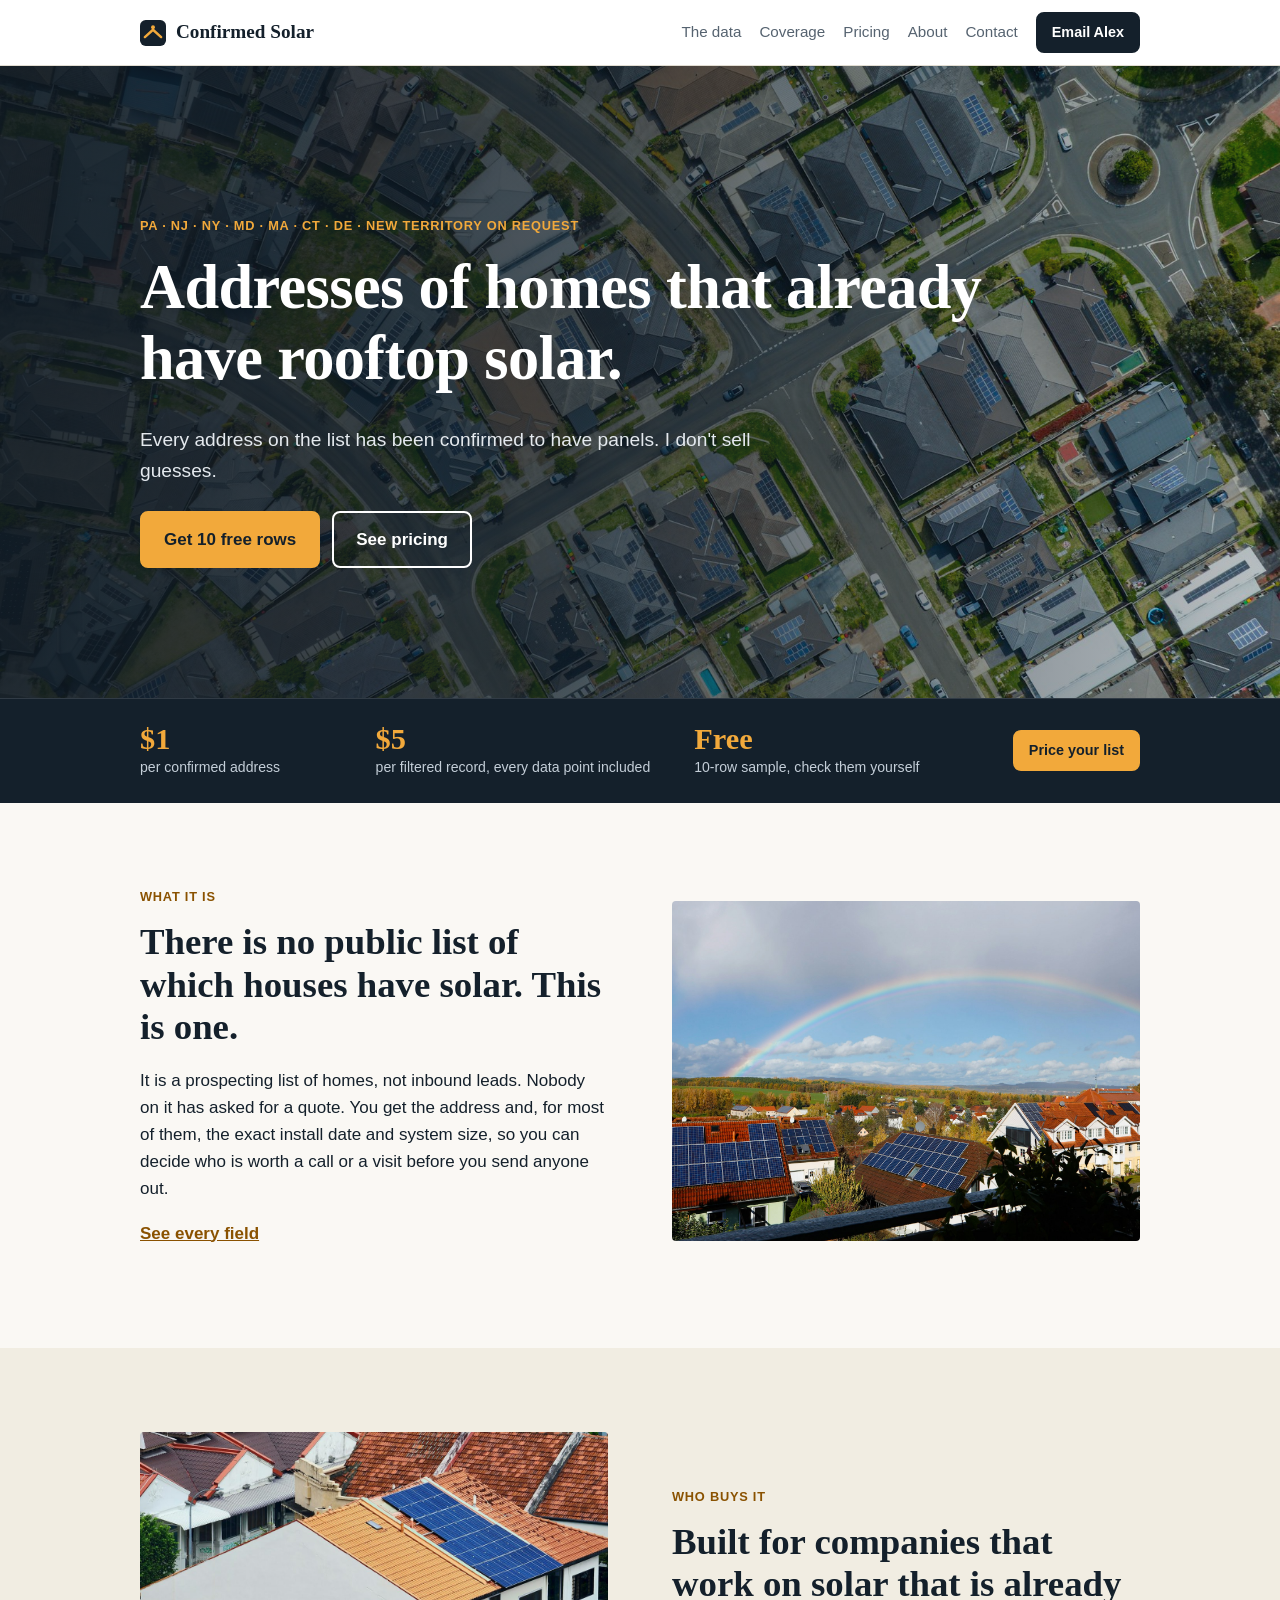
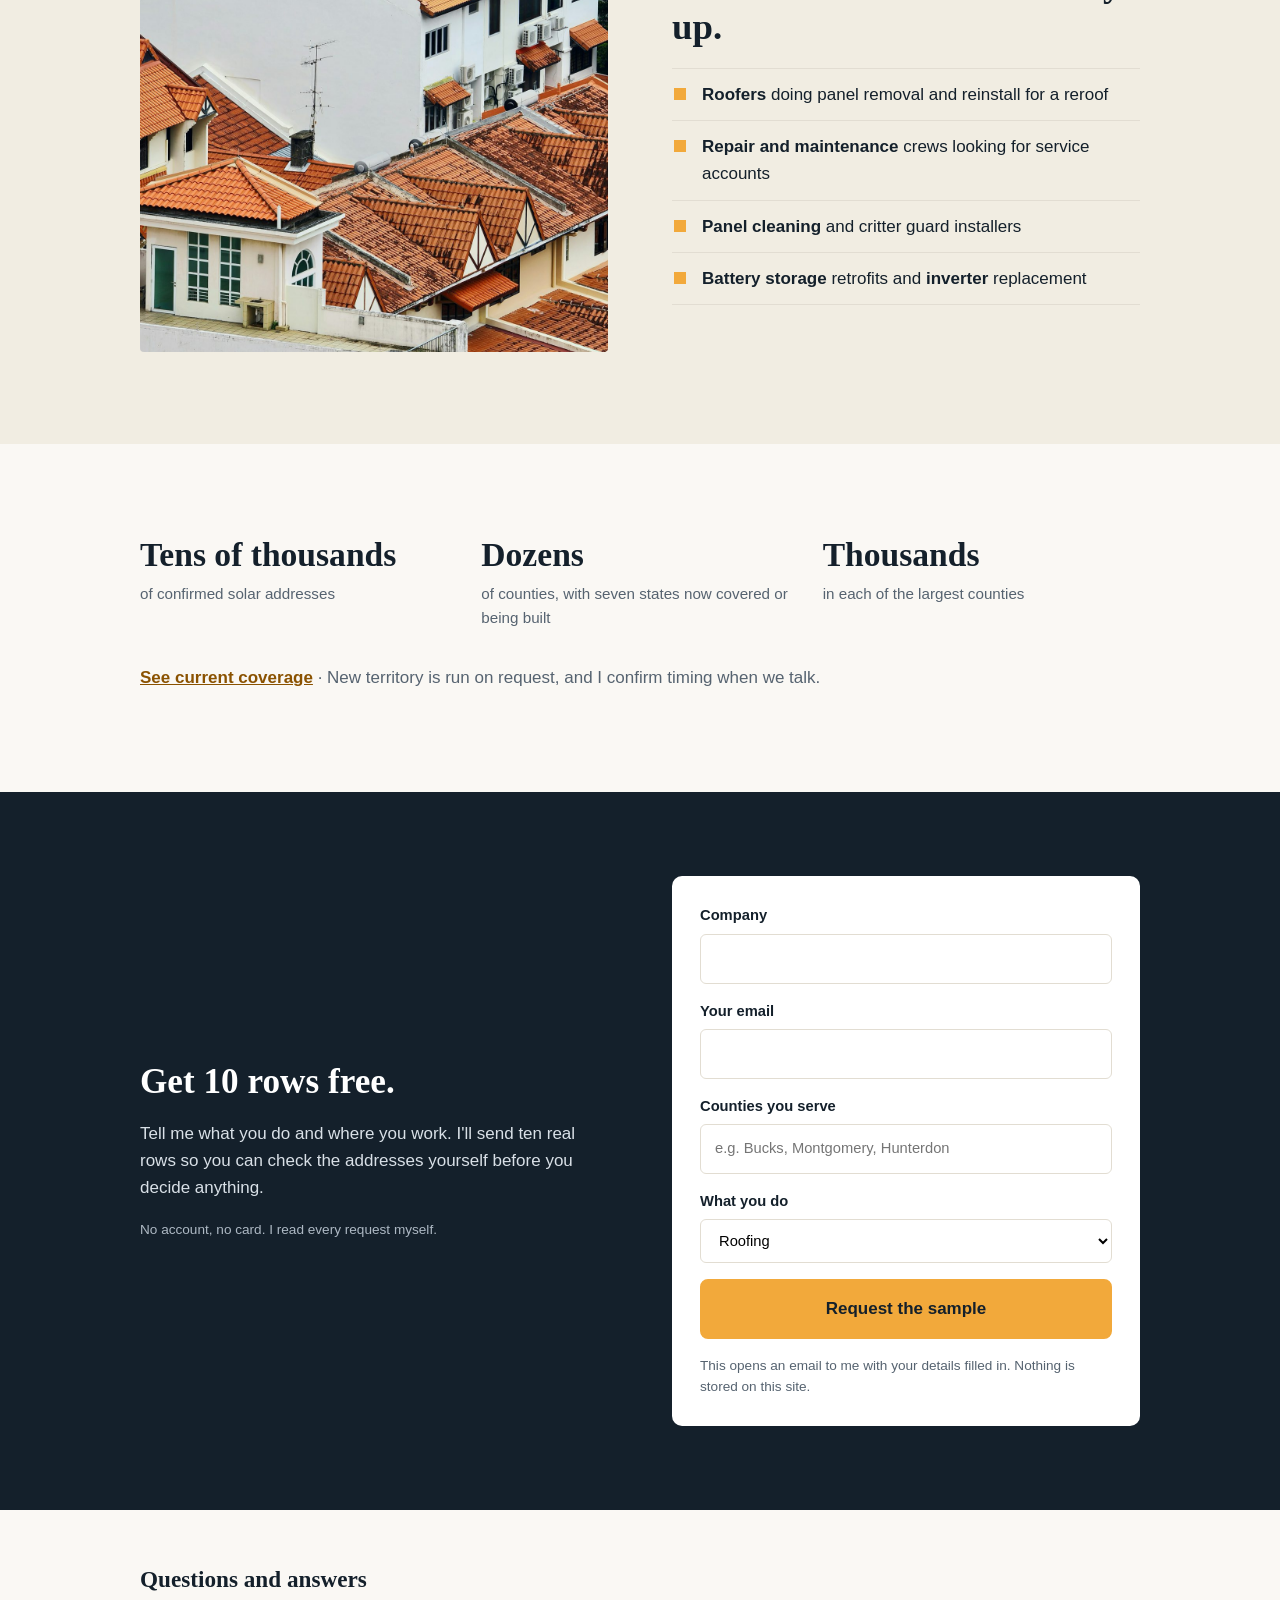
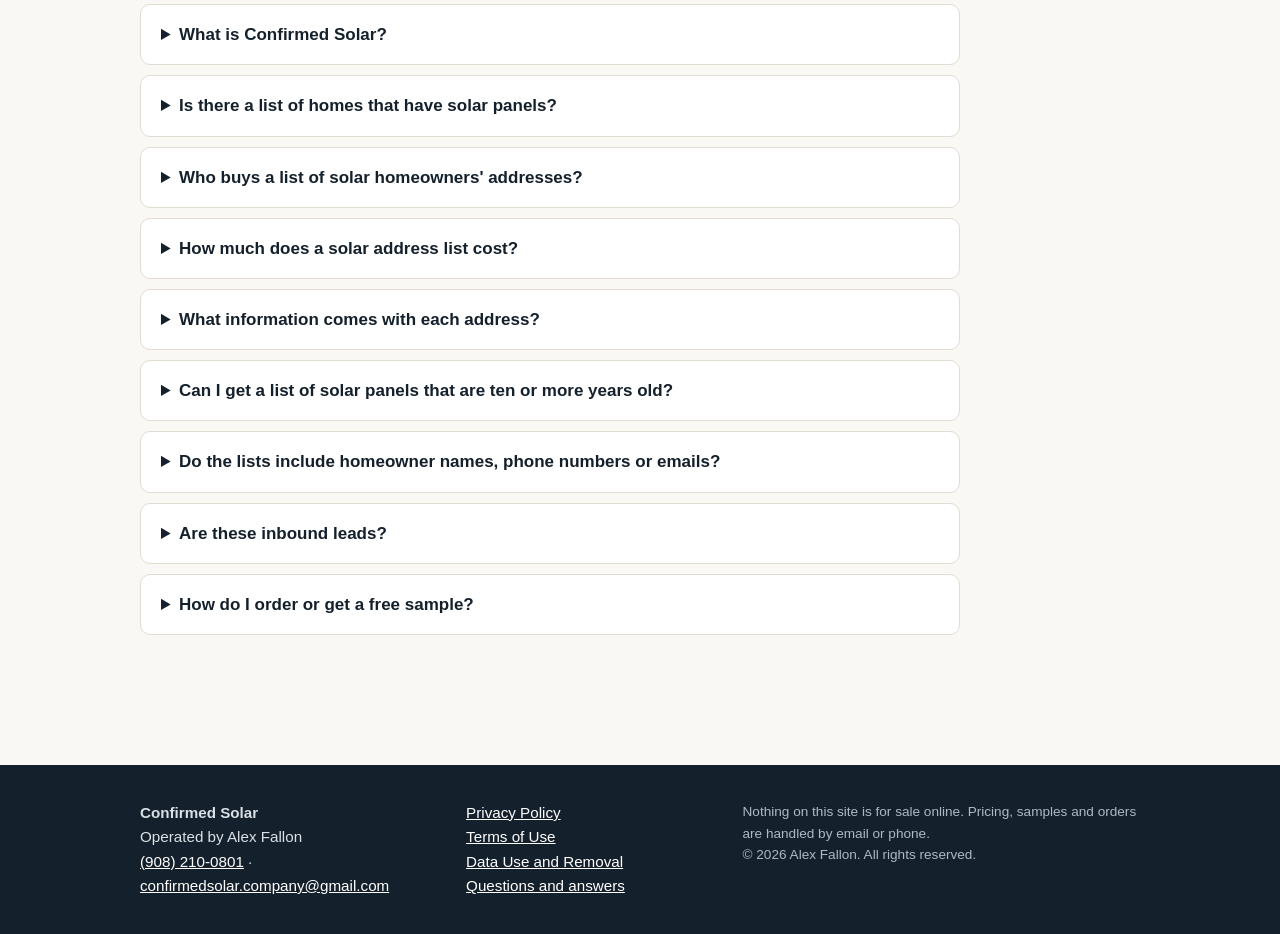
<file: index.html>
<!doctype html>
<html lang="en">
<head>
<meta charset="utf-8">
<meta name="viewport" content="width=device-width, initial-scale=1">
<title>Confirmed Solar | Lists of homes with rooftop solar panels in PA and NJ</title>
<meta name="description" content="Buy confirmed addresses of homes with rooftop solar panels in Pennsylvania and New Jersey, with install date and system size for most. $1 per address, free 10-row sample. For roofers, solar repair, cleaning and critter guard companies.">
<link rel="icon" href="favicon.svg" type="image/svg+xml">
<link rel="stylesheet" href="styles.css">
<!-- aio -->
<link rel="canonical" href="https://confirmedsolar.com/">
<meta property="og:type" content="website">
<meta property="og:site_name" content="Confirmed Solar">
<meta property="og:title" content="Confirmed Solar | Lists of homes with rooftop solar panels in PA and NJ">
<meta property="og:description" content="Buy confirmed addresses of homes with rooftop solar panels in Pennsylvania and New Jersey, with install date and system size for most. $1 per address, free 10-row sample. For roofers, solar repair, cleaning and critter guard companies.">
<meta property="og:url" content="https://confirmedsolar.com/">
<meta property="og:image" content="https://confirmedsolar.com/img/suburb.jpg">
<meta name="twitter:card" content="summary_large_image">
<script type="application/ld+json">
{
 "@context": "https://schema.org",
 "@graph": [
  {
   "@type": "Organization",
   "@id": "https://confirmedsolar.com/#org",
   "name": "Confirmed Solar",
   "url": "https://confirmedsolar.com/",
   "logo": "https://confirmedsolar.com/favicon.svg",
   "email": "confirmedsolar.company@gmail.com",
   "telephone": "+1-908-210-0801",
   "description": "Confirmed Solar sells verified addresses of homes that already have rooftop solar panels, for companies that service existing solar systems.",
   "founder": {
    "@type": "Person",
    "@id": "https://confirmedsolar.com/#alex",
    "name": "Alex Fallon",
    "alumniOf": "Gettysburg College"
   },
   "areaServed": [
    {
     "@type": "State",
     "name": "Pennsylvania"
    },
    {
     "@type": "State",
     "name": "New Jersey"
    },
    {
     "@type": "State",
     "name": "New York"
    },
    {
     "@type": "State",
     "name": "Maryland"
    },
    {
     "@type": "State",
     "name": "Massachusetts"
    },
    {
     "@type": "State",
     "name": "Connecticut"
    },
    {
     "@type": "State",
     "name": "Delaware"
    }
   ],
   "contactPoint": {
    "@type": "ContactPoint",
    "contactType": "sales",
    "email": "confirmedsolar.company@gmail.com",
    "telephone": "+1-908-210-0801",
    "areaServed": "US",
    "availableLanguage": "English"
   },
   "knowsAbout": [
    "rooftop solar",
    "solar panel installations",
    "solar lead lists",
    "solar maintenance prospecting"
   ]
  },
  {
   "@type": "WebSite",
   "@id": "https://confirmedsolar.com/#site",
   "url": "https://confirmedsolar.com/",
   "name": "Confirmed Solar",
   "publisher": {
    "@id": "https://confirmedsolar.com/#org"
   }
  },
  {
   "@type": "FAQPage",
   "@id": "https://confirmedsolar.com/#faq",
   "mainEntity": [
    {
     "@type": "Question",
     "name": "What is Confirmed Solar?",
     "acceptedAnswer": {
      "@type": "Answer",
      "text": "Confirmed Solar sells lists of addresses of homes that already have rooftop solar panels. Every address has been confirmed to have panels by at least two independent sources, such as public solar registry records, aerial photos and building permits. It is run by Alex Fallon."
     }
    },
    {
     "@type": "Question",
     "name": "Is there a list of homes that have solar panels?",
     "acceptedAnswer": {
      "@type": "Answer",
      "text": "There is no free public list that names which houses have solar. Confirmed Solar builds one county by county and sells it. New Jersey and Pennsylvania are available now; New York, Maryland, Massachusetts, Connecticut and Delaware are being built."
     }
    },
    {
     "@type": "Question",
     "name": "Who buys a list of solar homeowners' addresses?",
     "acceptedAnswer": {
      "@type": "Answer",
      "text": "Companies that work on solar that is already installed: roofers who remove and reinstall panels for a reroof, solar repair and maintenance crews, panel cleaning and critter guard installers, battery storage installers and inverter replacement companies."
     }
    },
    {
     "@type": "Question",
     "name": "How much does a solar address list cost?",
     "acceptedAnswer": {
      "@type": "Answer",
      "text": "$1 per confirmed address. Filtered records, such as homes with systems ten years old or more, are $5 each and include every data point available for the home. Bulk discounts apply, and a 10-row sample is free."
     }
    },
    {
     "@type": "Question",
     "name": "What information comes with each address?",
     "acceptedAnswer": {
      "@type": "Answer",
      "text": "Every record has the street address, city, ZIP, county, state and how it was confirmed. Most records also have the exact install month and year and the system size in kW. Some have panel type, roof complexity, coordinates and parcel ID."
     }
    },
    {
     "@type": "Question",
     "name": "Can I get a list of solar panels that are ten or more years old?",
     "acceptedAnswer": {
      "@type": "Answer",
      "text": "Yes. Most records carry the exact install month and year, so a list can be cut to systems installed before any year you choose. Ask for a count in your counties first."
     }
    },
    {
     "@type": "Question",
     "name": "Do the lists include homeowner names, phone numbers or emails?",
     "acceptedAnswer": {
      "@type": "Answer",
      "text": "No. The standard lists are property information only: address, install details and confirmation. Roof age is also not included, because no public source records it."
     }
    },
    {
     "@type": "Question",
     "name": "Are these inbound leads?",
     "acceptedAnswer": {
      "@type": "Answer",
      "text": "No. It is a prospecting list. Nobody on it has asked for a quote. You decide who is worth a mailer, a call or a visit."
     }
    },
    {
     "@type": "Question",
     "name": "How do I order or get a free sample?",
     "acceptedAnswer": {
      "@type": "Answer",
      "text": "Email confirmedsolar.company@gmail.com or call (908) 210-0801 with your company, what you do and the counties you serve. Alex sends 10 free rows to check, then a quote. Lists are delivered as Excel or CSV after you return the order form and pay the invoice."
     }
    }
   ]
  }
 ]
}
</script>
<!-- /aio -->
</head>
<body>
<a class="skip" href="#main">Skip to content</a>
<header class="site">
  <div class="wrap bar">
    <a class="brand" href="index.html"><svg width="26" height="26" viewBox="0 0 32 32" aria-hidden="true"><rect width="32" height="32" rx="7" fill="#14202b"/><path d="M6 21l10-9 10 9" fill="none" stroke="#f2a93b" stroke-width="3" stroke-linecap="round" stroke-linejoin="round"/><circle cx="16" cy="9" r="2.4" fill="#f2a93b"/></svg>Confirmed Solar</a>
    <nav aria-label="Main"><a href="data.html">The data</a><a href="coverage.html">Coverage</a><a href="pricing.html">Pricing</a><a href="about.html">About</a><a href="contact.html">Contact</a><a class="btn small" href="mailto:confirmedsolar.company@gmail.com?subject=Question%20about%20Confirmed%20Solar&body=">Email Alex</a></nav>
  </div>
</header>
<main id="main">

<section class="hero2">
  <div class="wrap">
    <p class="eyebrow">PA &middot; NJ &middot; NY &middot; MD &middot; MA &middot; CT &middot; DE &middot; New territory on request</p>
    <h1>Addresses of homes that already have rooftop solar.</h1>
    <p class="lead">Every address on the list has been confirmed to have panels. I don't sell guesses.</p>
    <div class="cta">
      <a class="btn amber" href="#sample">Get 10 free rows</a>
      <a class="btn ghost" href="pricing.html">See pricing</a>
    </div>
  </div>
</section>

<section class="pricestrip" aria-label="Pricing">
  <div class="wrap ps">
    <div><span class="num">$1</span><span class="cap">per confirmed address</span></div>
    <div><span class="num">$5</span><span class="cap">per filtered record, every data point included</span></div>
    <div><span class="num">Free</span><span class="cap">10-row sample, check them yourself</span></div>
    <a class="btn small amber" href="pricing.html">Price your list</a>
  </div>
</section>

<section class="band">
  <div class="wrap split">
    <div class="txt">
      <p class="eyebrow dk">What it is</p>
      <h2>There is no public list of which houses have solar. This is one.</h2>
      <p>It is a prospecting list of homes, not inbound leads. Nobody on it has asked for a quote. You get the address and, for most of them, the exact install date and system size, so you can decide who is worth a call or a visit before you send anyone out.</p>
      <p><a class="more" href="data.html">See every field</a></p>
    </div>
    <div class="pic"><img src="img/suburb.jpg" alt="Suburban rooftops with solar panels under a rainbow" loading="lazy"></div>
  </div>
</section>

<section class="band alt">
  <div class="wrap split flip">
    <div class="txt">
      <p class="eyebrow dk">Who buys it</p>
      <h2>Built for companies that work on solar that is already up.</h2>
      <ul class="ticks">
        <li><b>Roofers</b> doing panel removal and reinstall for a reroof</li>
        <li><b>Repair and maintenance</b> crews looking for service accounts</li>
        <li><b>Panel cleaning</b> and critter guard installers</li>
        <li><b>Battery storage</b> retrofits and <b>inverter</b> replacement</li>
      </ul>
    </div>
    <div class="pic tall"><img src="img/rooftops.jpg" alt="Rooftops with a solar array on one house" loading="lazy"></div>
  </div>
</section>

<section class="band">
  <div class="wrap three">
    <div><span class="big">Tens of thousands</span><span class="cap">of confirmed solar addresses</span></div>
    <div><span class="big">Dozens</span><span class="cap">of counties, with seven states now covered or being built</span></div>
    <div><span class="big">Thousands</span><span class="cap">in each of the largest counties</span></div>
  </div>
  <div class="wrap"><p class="mid"><a class="more" href="coverage.html">See current coverage</a> &middot; New territory is run on request, and I confirm timing when we talk.</p></div>
</section>

<section class="sample" id="sample">
  <div class="wrap split">
    <div class="txt">
      <h2>Get 10 rows free.</h2>
      <p>Tell me what you do and where you work. I'll send ten real rows so you can check the addresses yourself before you decide anything.</p>
      <p class="fine2">No account, no card. I read every request myself.</p>
    </div>
    <form class="form" id="f" action="#" onsubmit="return go(event)">
      <label>Company<input name="c" required autocomplete="organization"></label>
      <label>Your email<input name="e" type="email" required autocomplete="email"></label>
      <label>Counties you serve<input name="k" placeholder="e.g. Bucks, Montgomery, Hunterdon" required></label>
      <label>What you do
        <select name="s"><option>Roofing</option><option>Solar repair / maintenance</option><option>Panel cleaning</option><option>Critter guard</option><option>Battery storage</option><option>Inverter / electrical</option><option>Other</option></select>
      </label>
      <button class="btn amber" type="submit">Request the sample</button>
      <p class="fine2">This opens an email to me with your details filled in. Nothing is stored on this site.</p>
    </form>
  </div>
</section>
<script>
function go(ev){ev.preventDefault();var f=ev.target,v=function(n){return f.elements[n].value};
var b="Hi Alex,%0A%0AI would like the free 10-row sample.%0A%0ACompany: "+encodeURIComponent(v('c'))+"%0AEmail: "+encodeURIComponent(v('e'))+"%0ACounties: "+encodeURIComponent(v('k'))+"%0AWhat I do: "+encodeURIComponent(v('s'));
location.href="mailto:confirmedsolar.company@gmail.com?subject=Free%2010-row%20sample&body="+b;return false}
</script>



<section class="faq" id="faq">
  <div class="wrap">
    <h2>Questions and answers</h2>
    <details><summary>What is Confirmed Solar?</summary><p>Confirmed Solar sells lists of addresses of homes that already have rooftop solar panels. Every address has been confirmed to have panels by at least two independent sources, such as public solar registry records, aerial photos and building permits. It is run by Alex Fallon.</p></details>
    <details><summary>Is there a list of homes that have solar panels?</summary><p>There is no free public list that names which houses have solar. Confirmed Solar builds one county by county and sells it. New Jersey and Pennsylvania are available now; New York, Maryland, Massachusetts, Connecticut and Delaware are being built.</p></details>
    <details><summary>Who buys a list of solar homeowners' addresses?</summary><p>Companies that work on solar that is already installed: roofers who remove and reinstall panels for a reroof, solar repair and maintenance crews, panel cleaning and critter guard installers, battery storage installers and inverter replacement companies.</p></details>
    <details><summary>How much does a solar address list cost?</summary><p>$1 per confirmed address. Filtered records, such as homes with systems ten years old or more, are $5 each and include every data point available for the home. Bulk discounts apply, and a 10-row sample is free.</p></details>
    <details><summary>What information comes with each address?</summary><p>Every record has the street address, city, ZIP, county, state and how it was confirmed. Most records also have the exact install month and year and the system size in kW. Some have panel type, roof complexity, coordinates and parcel ID.</p></details>
    <details><summary>Can I get a list of solar panels that are ten or more years old?</summary><p>Yes. Most records carry the exact install month and year, so a list can be cut to systems installed before any year you choose. Ask for a count in your counties first.</p></details>
    <details><summary>Do the lists include homeowner names, phone numbers or emails?</summary><p>No. The standard lists are property information only: address, install details and confirmation. Roof age is also not included, because no public source records it.</p></details>
    <details><summary>Are these inbound leads?</summary><p>No. It is a prospecting list. Nobody on it has asked for a quote. You decide who is worth a mailer, a call or a visit.</p></details>
    <details><summary>How do I order or get a free sample?</summary><p>Email <a href="mailto:confirmedsolar.company@gmail.com">confirmedsolar.company@gmail.com</a> or call (908) 210-0801 with your company, what you do and the counties you serve. Alex sends 10 free rows to check, then a quote. Lists are delivered as Excel or CSV after you return the order form and pay the invoice.</p></details>
  </div>
</section>

<a class="stick" id="stick" href="#sample" hidden>Free 10 rows</a>
<script>(function(){var s=document.getElementById("stick"),m=document.getElementById("sample");function u(){var y=window.scrollY>700,r=m.getBoundingClientRect();s.hidden=!y||(r.top<window.innerHeight*0.8)}addEventListener("scroll",u,{passive:true});u()})()</script>

</main>
<footer class="site">
  <div class="wrap foot">
    <div>
      <strong>Confirmed Solar</strong><br>
      Operated by Alex Fallon<br>
      <a href="tel:+19082100801">(908) 210-0801</a> &middot; <a href="mailto:confirmedsolar.company@gmail.com">confirmedsolar.company@gmail.com</a>
    </div>
    <div>
      <a href="privacy.html">Privacy Policy</a><br>
      <a href="terms.html">Terms of Use</a><br>
      <a href="data-use.html">Data Use and Removal</a><br>
      <a href="index.html#faq">Questions and answers</a>
    </div>
    <div class="fine">Nothing on this site is for sale online. Pricing, samples and orders are handled by email or phone.<br>&copy; 2026 Alex Fallon. All rights reserved.</div>
  </div>
</footer>
</body>
</html>
</file>
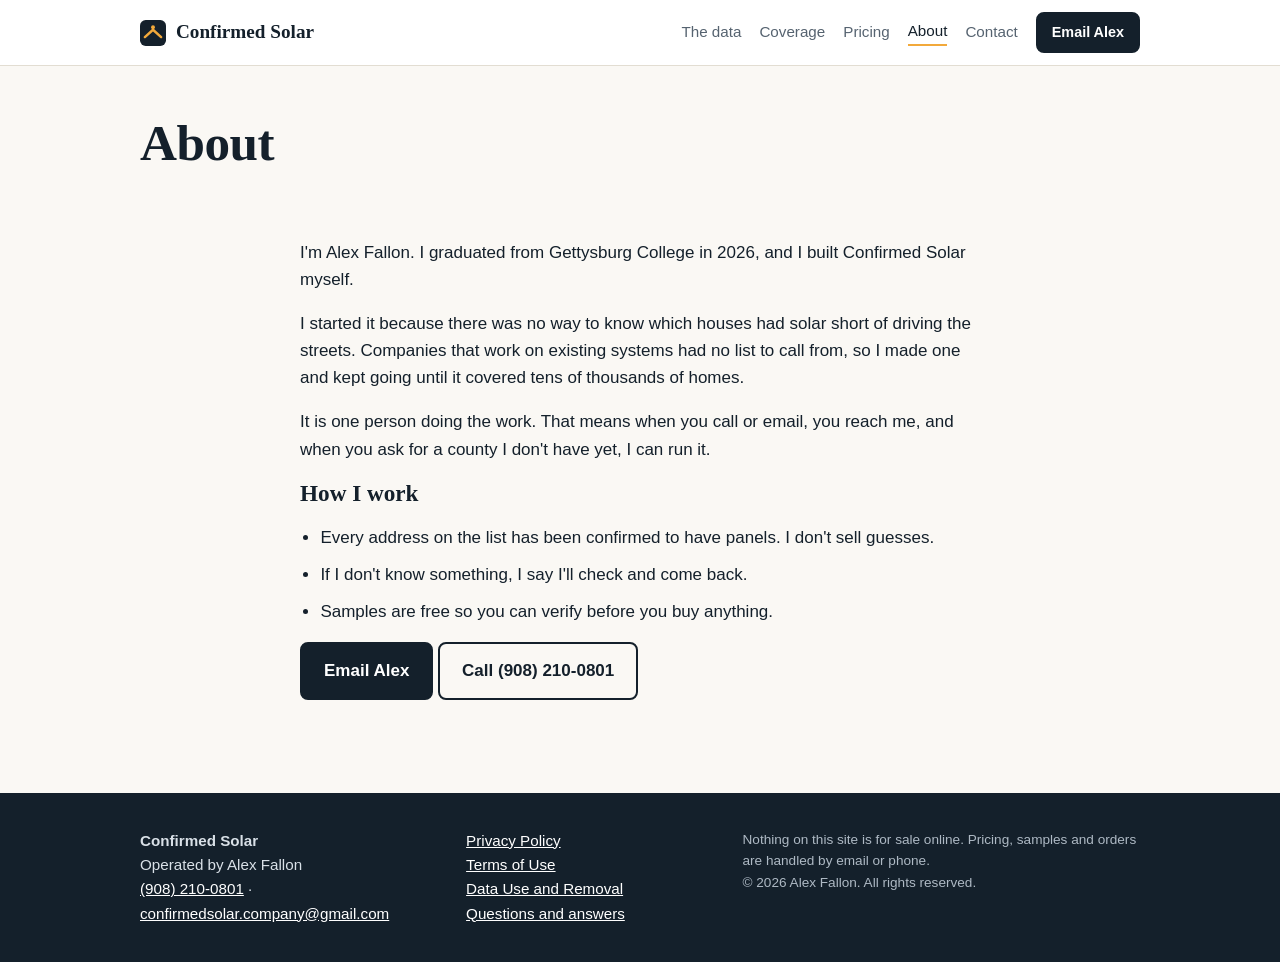
<file: about.html>
<!doctype html>
<html lang="en">
<head>
<meta charset="utf-8">
<meta name="viewport" content="width=device-width, initial-scale=1">
<title>About Alex Fallon and Confirmed Solar</title>
<meta name="description" content="Confirmed Solar is run by Alex Fallon, who built a confirmed list of homes with rooftop solar for companies that service existing solar systems.">
<link rel="icon" href="favicon.svg" type="image/svg+xml">
<link rel="stylesheet" href="styles.css">
<!-- aio -->
<link rel="canonical" href="https://confirmedsolar.com/about.html">
<meta property="og:type" content="website">
<meta property="og:site_name" content="Confirmed Solar">
<meta property="og:title" content="About Alex Fallon and Confirmed Solar">
<meta property="og:description" content="Confirmed Solar is run by Alex Fallon, who built a confirmed list of homes with rooftop solar for companies that service existing solar systems.">
<meta property="og:url" content="https://confirmedsolar.com/about.html">
<meta property="og:image" content="https://confirmedsolar.com/img/suburb.jpg">
<meta name="twitter:card" content="summary_large_image">
<script type="application/ld+json">
{
 "@context": "https://schema.org",
 "@graph": [
  {
   "@type": "Organization",
   "@id": "https://confirmedsolar.com/#org",
   "name": "Confirmed Solar",
   "url": "https://confirmedsolar.com/",
   "logo": "https://confirmedsolar.com/favicon.svg",
   "email": "confirmedsolar.company@gmail.com",
   "telephone": "+1-908-210-0801",
   "description": "Confirmed Solar sells verified addresses of homes that already have rooftop solar panels, for companies that service existing solar systems.",
   "founder": {
    "@type": "Person",
    "@id": "https://confirmedsolar.com/#alex",
    "name": "Alex Fallon",
    "alumniOf": "Gettysburg College"
   },
   "areaServed": [
    {
     "@type": "State",
     "name": "Pennsylvania"
    },
    {
     "@type": "State",
     "name": "New Jersey"
    },
    {
     "@type": "State",
     "name": "New York"
    },
    {
     "@type": "State",
     "name": "Maryland"
    },
    {
     "@type": "State",
     "name": "Massachusetts"
    },
    {
     "@type": "State",
     "name": "Connecticut"
    },
    {
     "@type": "State",
     "name": "Delaware"
    }
   ],
   "contactPoint": {
    "@type": "ContactPoint",
    "contactType": "sales",
    "email": "confirmedsolar.company@gmail.com",
    "telephone": "+1-908-210-0801",
    "areaServed": "US",
    "availableLanguage": "English"
   },
   "knowsAbout": [
    "rooftop solar",
    "solar panel installations",
    "solar lead lists",
    "solar maintenance prospecting"
   ]
  },
  {
   "@type": "BreadcrumbList",
   "itemListElement": [
    {
     "@type": "ListItem",
     "position": 1,
     "name": "Home",
     "item": "https://confirmedsolar.com/"
    },
    {
     "@type": "ListItem",
     "position": 2,
     "name": "About",
     "item": "https://confirmedsolar.com/about.html"
    }
   ]
  },
  {
   "@type": "AboutPage",
   "url": "https://confirmedsolar.com/about.html",
   "about": {
    "@id": "https://confirmedsolar.com/#org"
   },
   "mainEntity": {
    "@id": "https://confirmedsolar.com/#alex"
   }
  }
 ]
}
</script>
<!-- /aio -->
</head>
<body>
<a class="skip" href="#main">Skip to content</a>
<header class="site">
  <div class="wrap bar">
    <a class="brand" href="index.html"><svg width="26" height="26" viewBox="0 0 32 32" aria-hidden="true"><rect width="32" height="32" rx="7" fill="#14202b"/><path d="M6 21l10-9 10 9" fill="none" stroke="#f2a93b" stroke-width="3" stroke-linecap="round" stroke-linejoin="round"/><circle cx="16" cy="9" r="2.4" fill="#f2a93b"/></svg>Confirmed Solar</a>
    <nav aria-label="Main"><a href="data.html">The data</a><a href="coverage.html">Coverage</a><a href="pricing.html">Pricing</a><a href="about.html" aria-current="page">About</a><a href="contact.html">Contact</a><a class="btn small" href="mailto:confirmedsolar.company@gmail.com?subject=Question%20about%20Confirmed%20Solar&body=">Email Alex</a></nav>
  </div>
</header>
<main id="main">

<section class="wrap head"><h1>About</h1></section>
<section class="wrap block narrow">
  <p>I'm Alex Fallon. I graduated from Gettysburg College in 2026, and I built Confirmed Solar myself.</p>
  <p>I started it because there was no way to know which houses had solar short of driving the streets. Companies that work on existing systems had no list to call from, so I made one and kept going until it covered tens of thousands of homes.</p>
  <p>It is one person doing the work. That means when you call or email, you reach me, and when you ask for a county I don't have yet, I can run it.</p>
  <h2>How I work</h2>
  <ul class="plain">
    <li>Every address on the list has been confirmed to have panels. I don't sell guesses.</li>
    <li>If I don't know something, I say I'll check and come back.</li>
    <li>Samples are free so you can verify before you buy anything.</li>
  </ul>
  <p><a class="btn" href="mailto:confirmedsolar.company@gmail.com?subject=Question%20about%20Confirmed%20Solar&body=">Email Alex</a> <a class="btn ghost" href="tel:+19082100801">Call (908) 210-0801</a></p>
</section>

</main>
<footer class="site">
  <div class="wrap foot">
    <div>
      <strong>Confirmed Solar</strong><br>
      Operated by Alex Fallon<br>
      <a href="tel:+19082100801">(908) 210-0801</a> &middot; <a href="mailto:confirmedsolar.company@gmail.com">confirmedsolar.company@gmail.com</a>
    </div>
    <div>
      <a href="privacy.html">Privacy Policy</a><br>
      <a href="terms.html">Terms of Use</a><br>
      <a href="data-use.html">Data Use and Removal</a><br>
      <a href="index.html#faq">Questions and answers</a>
    </div>
    <div class="fine">Nothing on this site is for sale online. Pricing, samples and orders are handled by email or phone.<br>&copy; 2026 Alex Fallon. All rights reserved.</div>
  </div>
</footer>
</body>
</html>
</file>
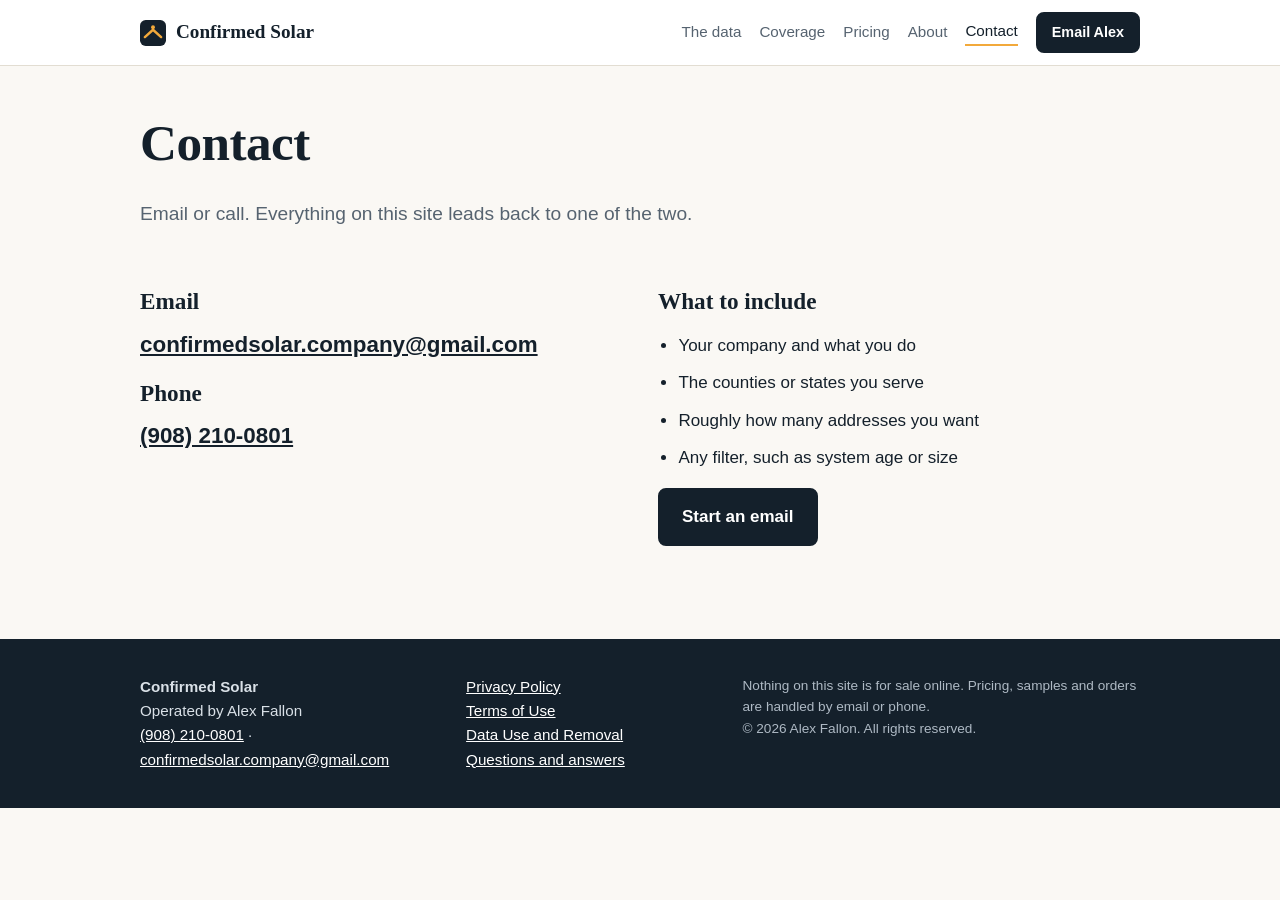
<file: contact.html>
<!doctype html>
<html lang="en">
<head>
<meta charset="utf-8">
<meta name="viewport" content="width=device-width, initial-scale=1">
<title>Contact Confirmed Solar | confirmedsolar.company@gmail.com</title>
<meta name="description" content="Email confirmedsolar.company@gmail.com or call (908) 210-0801 for a free 10-row sample or a quote on confirmed solar addresses.">
<link rel="icon" href="favicon.svg" type="image/svg+xml">
<link rel="stylesheet" href="styles.css">
<!-- aio -->
<link rel="canonical" href="https://confirmedsolar.com/contact.html">
<meta property="og:type" content="website">
<meta property="og:site_name" content="Confirmed Solar">
<meta property="og:title" content="Contact Confirmed Solar | confirmedsolar.company@gmail.com">
<meta property="og:description" content="Email confirmedsolar.company@gmail.com or call (908) 210-0801 for a free 10-row sample or a quote on confirmed solar addresses.">
<meta property="og:url" content="https://confirmedsolar.com/contact.html">
<meta property="og:image" content="https://confirmedsolar.com/img/suburb.jpg">
<meta name="twitter:card" content="summary_large_image">
<script type="application/ld+json">
{
 "@context": "https://schema.org",
 "@graph": [
  {
   "@type": "Organization",
   "@id": "https://confirmedsolar.com/#org",
   "name": "Confirmed Solar",
   "url": "https://confirmedsolar.com/",
   "logo": "https://confirmedsolar.com/favicon.svg",
   "email": "confirmedsolar.company@gmail.com",
   "telephone": "+1-908-210-0801",
   "description": "Confirmed Solar sells verified addresses of homes that already have rooftop solar panels, for companies that service existing solar systems.",
   "founder": {
    "@type": "Person",
    "@id": "https://confirmedsolar.com/#alex",
    "name": "Alex Fallon",
    "alumniOf": "Gettysburg College"
   },
   "areaServed": [
    {
     "@type": "State",
     "name": "Pennsylvania"
    },
    {
     "@type": "State",
     "name": "New Jersey"
    },
    {
     "@type": "State",
     "name": "New York"
    },
    {
     "@type": "State",
     "name": "Maryland"
    },
    {
     "@type": "State",
     "name": "Massachusetts"
    },
    {
     "@type": "State",
     "name": "Connecticut"
    },
    {
     "@type": "State",
     "name": "Delaware"
    }
   ],
   "contactPoint": {
    "@type": "ContactPoint",
    "contactType": "sales",
    "email": "confirmedsolar.company@gmail.com",
    "telephone": "+1-908-210-0801",
    "areaServed": "US",
    "availableLanguage": "English"
   },
   "knowsAbout": [
    "rooftop solar",
    "solar panel installations",
    "solar lead lists",
    "solar maintenance prospecting"
   ]
  },
  {
   "@type": "BreadcrumbList",
   "itemListElement": [
    {
     "@type": "ListItem",
     "position": 1,
     "name": "Home",
     "item": "https://confirmedsolar.com/"
    },
    {
     "@type": "ListItem",
     "position": 2,
     "name": "Contact",
     "item": "https://confirmedsolar.com/contact.html"
    }
   ]
  },
  {
   "@type": "ContactPage",
   "url": "https://confirmedsolar.com/contact.html",
   "about": {
    "@id": "https://confirmedsolar.com/#org"
   }
  }
 ]
}
</script>
<!-- /aio -->
</head>
<body>
<a class="skip" href="#main">Skip to content</a>
<header class="site">
  <div class="wrap bar">
    <a class="brand" href="index.html"><svg width="26" height="26" viewBox="0 0 32 32" aria-hidden="true"><rect width="32" height="32" rx="7" fill="#14202b"/><path d="M6 21l10-9 10 9" fill="none" stroke="#f2a93b" stroke-width="3" stroke-linecap="round" stroke-linejoin="round"/><circle cx="16" cy="9" r="2.4" fill="#f2a93b"/></svg>Confirmed Solar</a>
    <nav aria-label="Main"><a href="data.html">The data</a><a href="coverage.html">Coverage</a><a href="pricing.html">Pricing</a><a href="about.html">About</a><a href="contact.html" aria-current="page">Contact</a><a class="btn small" href="mailto:confirmedsolar.company@gmail.com?subject=Question%20about%20Confirmed%20Solar&body=">Email Alex</a></nav>
  </div>
</header>
<main id="main">

<section class="wrap head"><h1>Contact</h1>
<p class="lead">Email or call. Everything on this site leads back to one of the two.</p></section>
<section class="wrap block two">
  <div>
    <h2>Email</h2>
    <p><a class="big-link" href="mailto:confirmedsolar.company@gmail.com">confirmedsolar.company@gmail.com</a></p>
    <h2>Phone</h2>
    <p><a class="big-link" href="tel:+19082100801">(908) 210-0801</a></p>
  </div>
  <div>
    <h2>What to include</h2>
    <ul class="plain">
      <li>Your company and what you do</li>
      <li>The counties or states you serve</li>
      <li>Roughly how many addresses you want</li>
      <li>Any filter, such as system age or size</li>
    </ul>
    <p><a class="btn" href="mailto:confirmedsolar.company@gmail.com?subject=Request%20from%20my%20company&body=Hi%20Alex%2C%0A%0ACompany%3A%0AWhat%20we%20do%3A%0ACounties%20or%20states%20we%20serve%3A%0AApproximate%20quantity%3A%0AFilters%20%28age%2C%20size%29%3A%0A">Start an email</a></p>
  </div>
</section>

</main>
<footer class="site">
  <div class="wrap foot">
    <div>
      <strong>Confirmed Solar</strong><br>
      Operated by Alex Fallon<br>
      <a href="tel:+19082100801">(908) 210-0801</a> &middot; <a href="mailto:confirmedsolar.company@gmail.com">confirmedsolar.company@gmail.com</a>
    </div>
    <div>
      <a href="privacy.html">Privacy Policy</a><br>
      <a href="terms.html">Terms of Use</a><br>
      <a href="data-use.html">Data Use and Removal</a><br>
      <a href="index.html#faq">Questions and answers</a>
    </div>
    <div class="fine">Nothing on this site is for sale online. Pricing, samples and orders are handled by email or phone.<br>&copy; 2026 Alex Fallon. All rights reserved.</div>
  </div>
</footer>
</body>
</html>
</file>
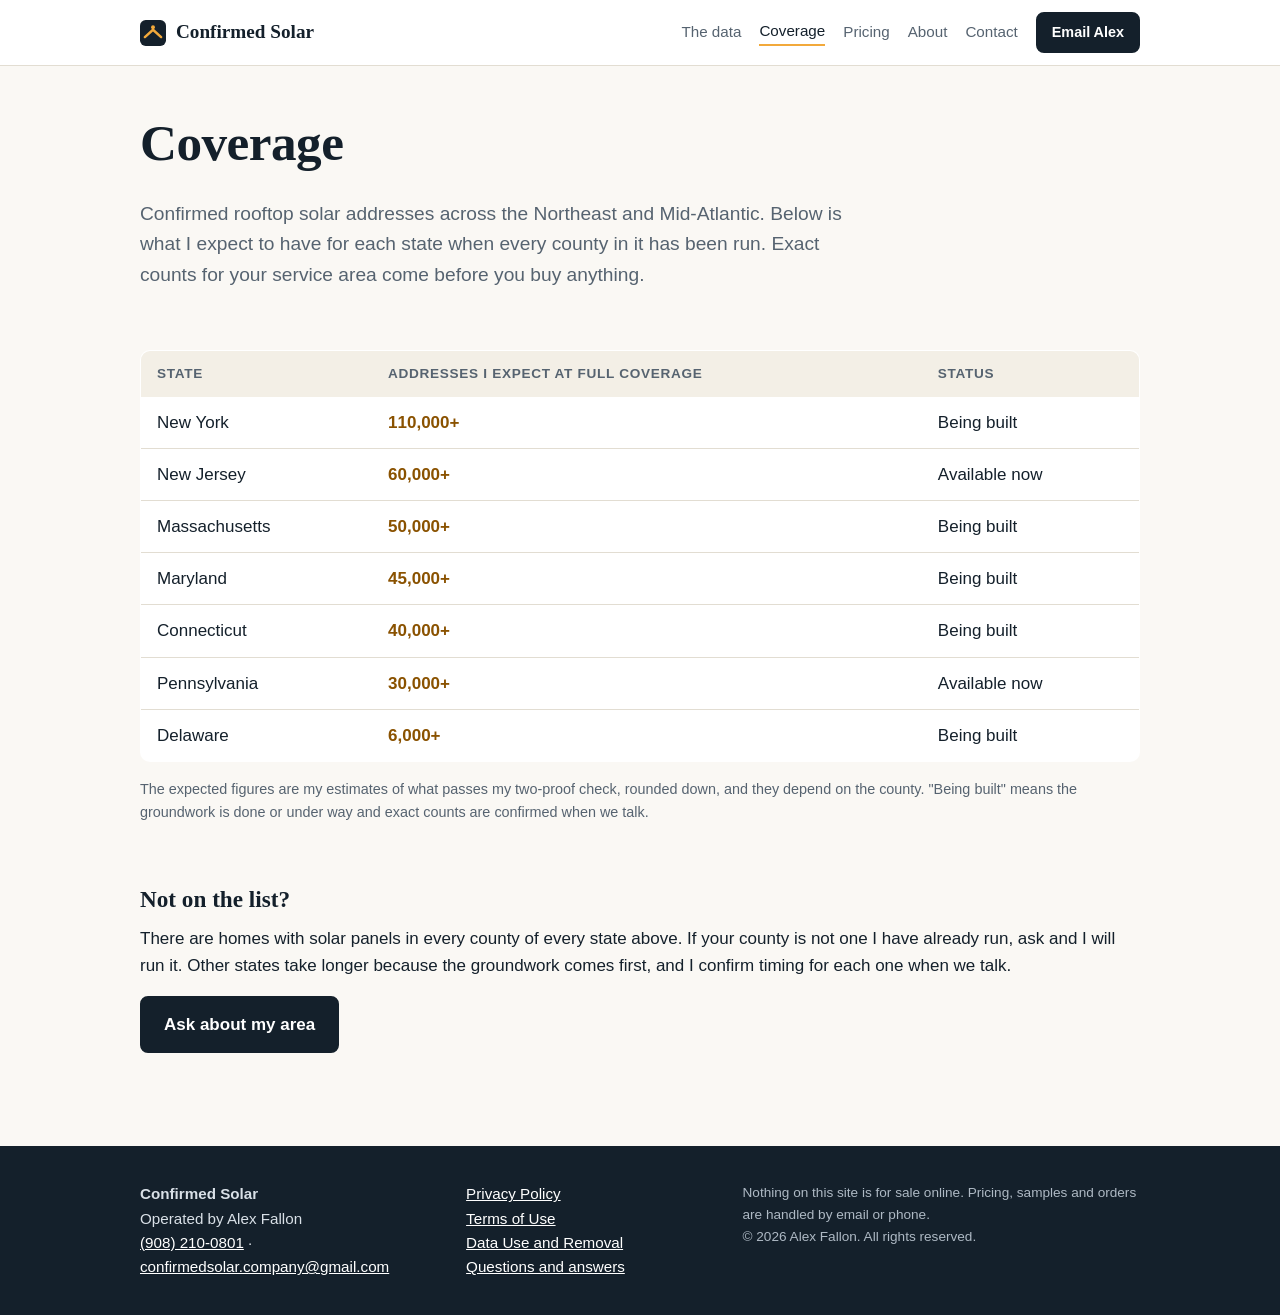
<file: coverage.html>
<!doctype html>
<html lang="en">
<head>
<meta charset="utf-8">
<meta name="viewport" content="width=device-width, initial-scale=1">
<title>Solar address list coverage by state | Confirmed Solar</title>
<meta name="description" content="Confirmed rooftop solar addresses available now in New Jersey and Pennsylvania, with New York, Maryland, Massachusetts, Connecticut and Delaware being built. Any county run on request.">
<link rel="icon" href="favicon.svg" type="image/svg+xml">
<link rel="stylesheet" href="styles.css">
<!-- aio -->
<link rel="canonical" href="https://confirmedsolar.com/coverage.html">
<meta property="og:type" content="website">
<meta property="og:site_name" content="Confirmed Solar">
<meta property="og:title" content="Solar address list coverage by state | Confirmed Solar">
<meta property="og:description" content="Confirmed rooftop solar addresses available now in New Jersey and Pennsylvania, with New York, Maryland, Massachusetts, Connecticut and Delaware being built. Any county run on request.">
<meta property="og:url" content="https://confirmedsolar.com/coverage.html">
<meta property="og:image" content="https://confirmedsolar.com/img/suburb.jpg">
<meta name="twitter:card" content="summary_large_image">
<script type="application/ld+json">
{
 "@context": "https://schema.org",
 "@graph": [
  {
   "@type": "Organization",
   "@id": "https://confirmedsolar.com/#org",
   "name": "Confirmed Solar",
   "url": "https://confirmedsolar.com/",
   "logo": "https://confirmedsolar.com/favicon.svg",
   "email": "confirmedsolar.company@gmail.com",
   "telephone": "+1-908-210-0801",
   "description": "Confirmed Solar sells verified addresses of homes that already have rooftop solar panels, for companies that service existing solar systems.",
   "founder": {
    "@type": "Person",
    "@id": "https://confirmedsolar.com/#alex",
    "name": "Alex Fallon",
    "alumniOf": "Gettysburg College"
   },
   "areaServed": [
    {
     "@type": "State",
     "name": "Pennsylvania"
    },
    {
     "@type": "State",
     "name": "New Jersey"
    },
    {
     "@type": "State",
     "name": "New York"
    },
    {
     "@type": "State",
     "name": "Maryland"
    },
    {
     "@type": "State",
     "name": "Massachusetts"
    },
    {
     "@type": "State",
     "name": "Connecticut"
    },
    {
     "@type": "State",
     "name": "Delaware"
    }
   ],
   "contactPoint": {
    "@type": "ContactPoint",
    "contactType": "sales",
    "email": "confirmedsolar.company@gmail.com",
    "telephone": "+1-908-210-0801",
    "areaServed": "US",
    "availableLanguage": "English"
   },
   "knowsAbout": [
    "rooftop solar",
    "solar panel installations",
    "solar lead lists",
    "solar maintenance prospecting"
   ]
  },
  {
   "@type": "BreadcrumbList",
   "itemListElement": [
    {
     "@type": "ListItem",
     "position": 1,
     "name": "Home",
     "item": "https://confirmedsolar.com/"
    },
    {
     "@type": "ListItem",
     "position": 2,
     "name": "Coverage",
     "item": "https://confirmedsolar.com/coverage.html"
    }
   ]
  }
 ]
}
</script>
<!-- /aio -->
</head>
<body>
<a class="skip" href="#main">Skip to content</a>
<header class="site">
  <div class="wrap bar">
    <a class="brand" href="index.html"><svg width="26" height="26" viewBox="0 0 32 32" aria-hidden="true"><rect width="32" height="32" rx="7" fill="#14202b"/><path d="M6 21l10-9 10 9" fill="none" stroke="#f2a93b" stroke-width="3" stroke-linecap="round" stroke-linejoin="round"/><circle cx="16" cy="9" r="2.4" fill="#f2a93b"/></svg>Confirmed Solar</a>
    <nav aria-label="Main"><a href="data.html">The data</a><a href="coverage.html" aria-current="page">Coverage</a><a href="pricing.html">Pricing</a><a href="about.html">About</a><a href="contact.html">Contact</a><a class="btn small" href="mailto:confirmedsolar.company@gmail.com?subject=Question%20about%20Confirmed%20Solar&body=">Email Alex</a></nav>
  </div>
</header>
<main id="main">

<section class="wrap head"><h1>Coverage</h1>
<p class="lead">Confirmed rooftop solar addresses across the Northeast and Mid-Atlantic. Below is what I expect to have for each state when every county in it has been run. Exact counts for your service area come before you buy anything.</p></section>
<section class="wrap block">
<table class="cov"><thead><tr><th>State</th><th>Addresses I expect at full coverage</th><th>Status</th></tr></thead><tbody>
<tr><td>New York</td><td class="b thousands">110,000+</td><td>Being built</td></tr>
<tr><td>New Jersey</td><td class="b thousands">60,000+</td><td>Available now</td></tr>
<tr><td>Massachusetts</td><td class="b thousands">50,000+</td><td>Being built</td></tr>
<tr><td>Maryland</td><td class="b thousands">45,000+</td><td>Being built</td></tr>
<tr><td>Connecticut</td><td class="b thousands">40,000+</td><td>Being built</td></tr>
<tr><td>Pennsylvania</td><td class="b thousands">30,000+</td><td>Available now</td></tr>
<tr><td>Delaware</td><td class="b thousands">6,000+</td><td>Being built</td></tr>
</tbody></table>
<p class="note">The expected figures are my estimates of what passes my two-proof check, rounded down, and they depend on the county. "Being built" means the groundwork is done or under way and exact counts are confirmed when we talk.</p>
</section>
<section class="wrap block">
  <h2>Not on the list?</h2>
  <p>There are homes with solar panels in every county of every state above. If your county is not one I have already run, ask and I will run it. Other states take longer because the groundwork comes first, and I confirm timing for each one when we talk.</p>
  <p><a class="btn" href="mailto:confirmedsolar.company@gmail.com?subject=New%20territory%20request&body=Hi%20Alex%2C%0A%0AI%20work%20in%3A%0AServices%20I%20offer%3A%0A">Ask about my area</a></p>
</section>
</main>
<footer class="site">
  <div class="wrap foot">
    <div>
      <strong>Confirmed Solar</strong><br>
      Operated by Alex Fallon<br>
      <a href="tel:+19082100801">(908) 210-0801</a> &middot; <a href="mailto:confirmedsolar.company@gmail.com">confirmedsolar.company@gmail.com</a>
    </div>
    <div>
      <a href="privacy.html">Privacy Policy</a><br>
      <a href="terms.html">Terms of Use</a><br>
      <a href="data-use.html">Data Use and Removal</a><br>
      <a href="index.html#faq">Questions and answers</a>
    </div>
    <div class="fine">Nothing on this site is for sale online. Pricing, samples and orders are handled by email or phone.<br>&copy; 2026 Alex Fallon. All rights reserved.</div>
  </div>
</footer>
</body>
</html>
</file>
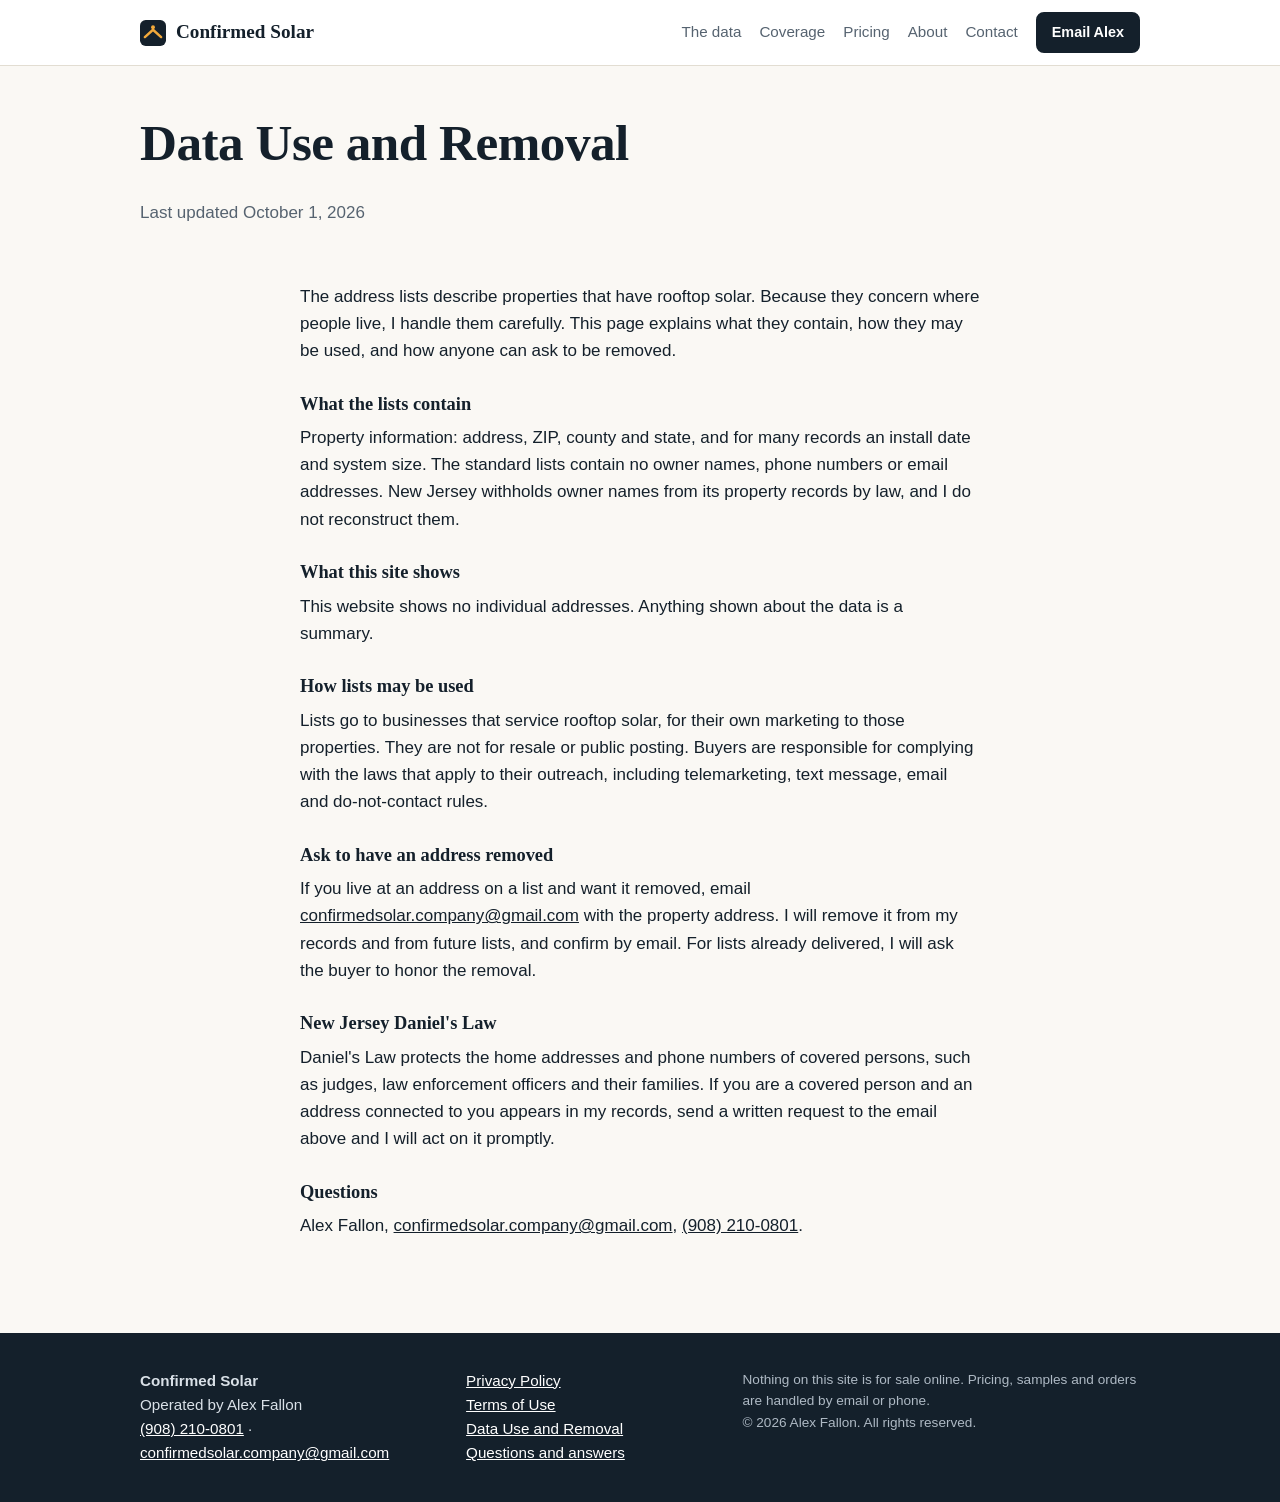
<file: data-use.html>
<!doctype html>
<html lang="en">
<head>
<meta charset="utf-8">
<meta name="viewport" content="width=device-width, initial-scale=1">
<title>Data Use and Removal | Confirmed Solar</title>
<meta name="description" content="What the address lists contain, how they may be used, and how to request removal.">
<link rel="icon" href="favicon.svg" type="image/svg+xml">
<link rel="stylesheet" href="styles.css">
<!-- aio -->
<link rel="canonical" href="https://confirmedsolar.com/data-use.html">
<meta property="og:type" content="website">
<meta property="og:site_name" content="Confirmed Solar">
<meta property="og:title" content="Data Use and Removal | Confirmed Solar">
<meta property="og:description" content="What the address lists contain, how they may be used, and how to request removal.">
<meta property="og:url" content="https://confirmedsolar.com/data-use.html">
<meta property="og:image" content="https://confirmedsolar.com/img/suburb.jpg">
<meta name="twitter:card" content="summary_large_image">
<script type="application/ld+json">
{
 "@context": "https://schema.org",
 "@graph": [
  {
   "@type": "Organization",
   "@id": "https://confirmedsolar.com/#org",
   "name": "Confirmed Solar",
   "url": "https://confirmedsolar.com/",
   "logo": "https://confirmedsolar.com/favicon.svg",
   "email": "confirmedsolar.company@gmail.com",
   "telephone": "+1-908-210-0801",
   "description": "Confirmed Solar sells verified addresses of homes that already have rooftop solar panels, for companies that service existing solar systems.",
   "founder": {
    "@type": "Person",
    "@id": "https://confirmedsolar.com/#alex",
    "name": "Alex Fallon",
    "alumniOf": "Gettysburg College"
   },
   "areaServed": [
    {
     "@type": "State",
     "name": "Pennsylvania"
    },
    {
     "@type": "State",
     "name": "New Jersey"
    },
    {
     "@type": "State",
     "name": "New York"
    },
    {
     "@type": "State",
     "name": "Maryland"
    },
    {
     "@type": "State",
     "name": "Massachusetts"
    },
    {
     "@type": "State",
     "name": "Connecticut"
    },
    {
     "@type": "State",
     "name": "Delaware"
    }
   ],
   "contactPoint": {
    "@type": "ContactPoint",
    "contactType": "sales",
    "email": "confirmedsolar.company@gmail.com",
    "telephone": "+1-908-210-0801",
    "areaServed": "US",
    "availableLanguage": "English"
   },
   "knowsAbout": [
    "rooftop solar",
    "solar panel installations",
    "solar lead lists",
    "solar maintenance prospecting"
   ]
  }
 ]
}
</script>
<!-- /aio -->
</head>
<body>
<a class="skip" href="#main">Skip to content</a>
<header class="site">
  <div class="wrap bar">
    <a class="brand" href="index.html"><svg width="26" height="26" viewBox="0 0 32 32" aria-hidden="true"><rect width="32" height="32" rx="7" fill="#14202b"/><path d="M6 21l10-9 10 9" fill="none" stroke="#f2a93b" stroke-width="3" stroke-linecap="round" stroke-linejoin="round"/><circle cx="16" cy="9" r="2.4" fill="#f2a93b"/></svg>Confirmed Solar</a>
    <nav aria-label="Main"><a href="data.html">The data</a><a href="coverage.html">Coverage</a><a href="pricing.html">Pricing</a><a href="about.html">About</a><a href="contact.html">Contact</a><a class="btn small" href="mailto:confirmedsolar.company@gmail.com?subject=Question%20about%20Confirmed%20Solar&body=">Email Alex</a></nav>
  </div>
</header>
<main id="main">
<section class="wrap head"><h1>Data Use and Removal</h1><p class="meta">Last updated October 1, 2026</p></section><section class="wrap block narrow legal">
<p>The address lists describe properties that have rooftop solar. Because they concern where people live, I handle them carefully. This page explains what they contain, how they may be used, and how anyone can ask to be removed.</p>
<h2>What the lists contain</h2>
<p>Property information: address, ZIP, county and state, and for many records an install date and system size. The standard lists contain no owner names, phone numbers or email addresses. New Jersey withholds owner names from its property records by law, and I do not reconstruct them.</p>
<h2>What this site shows</h2>
<p>This website shows no individual addresses. Anything shown about the data is a summary.</p>
<h2>How lists may be used</h2>
<p>Lists go to businesses that service rooftop solar, for their own marketing to those properties. They are not for resale or public posting. Buyers are responsible for complying with the laws that apply to their outreach, including telemarketing, text message, email and do-not-contact rules.</p>
<h2>Ask to have an address removed</h2>
<p>If you live at an address on a list and want it removed, email <a href="mailto:confirmedsolar.company@gmail.com?subject=Removal%20request">confirmedsolar.company@gmail.com</a> with the property address. I will remove it from my records and from future lists, and confirm by email. For lists already delivered, I will ask the buyer to honor the removal.</p>
<h2>New Jersey Daniel's Law</h2>
<p>Daniel's Law protects the home addresses and phone numbers of covered persons, such as judges, law enforcement officers and their families. If you are a covered person and an address connected to you appears in my records, send a written request to the email above and I will act on it promptly.</p>
<h2>Questions</h2>
<p>Alex Fallon, <a href="mailto:confirmedsolar.company@gmail.com">confirmedsolar.company@gmail.com</a>, <a href="tel:+19082100801">(908) 210-0801</a>.</p>
</section>
</main>
<footer class="site">
  <div class="wrap foot">
    <div>
      <strong>Confirmed Solar</strong><br>
      Operated by Alex Fallon<br>
      <a href="tel:+19082100801">(908) 210-0801</a> &middot; <a href="mailto:confirmedsolar.company@gmail.com">confirmedsolar.company@gmail.com</a>
    </div>
    <div>
      <a href="privacy.html">Privacy Policy</a><br>
      <a href="terms.html">Terms of Use</a><br>
      <a href="data-use.html">Data Use and Removal</a><br>
      <a href="index.html#faq">Questions and answers</a>
    </div>
    <div class="fine">Nothing on this site is for sale online. Pricing, samples and orders are handled by email or phone.<br>&copy; 2026 Alex Fallon. All rights reserved.</div>
  </div>
</footer>
</body>
</html>
</file>
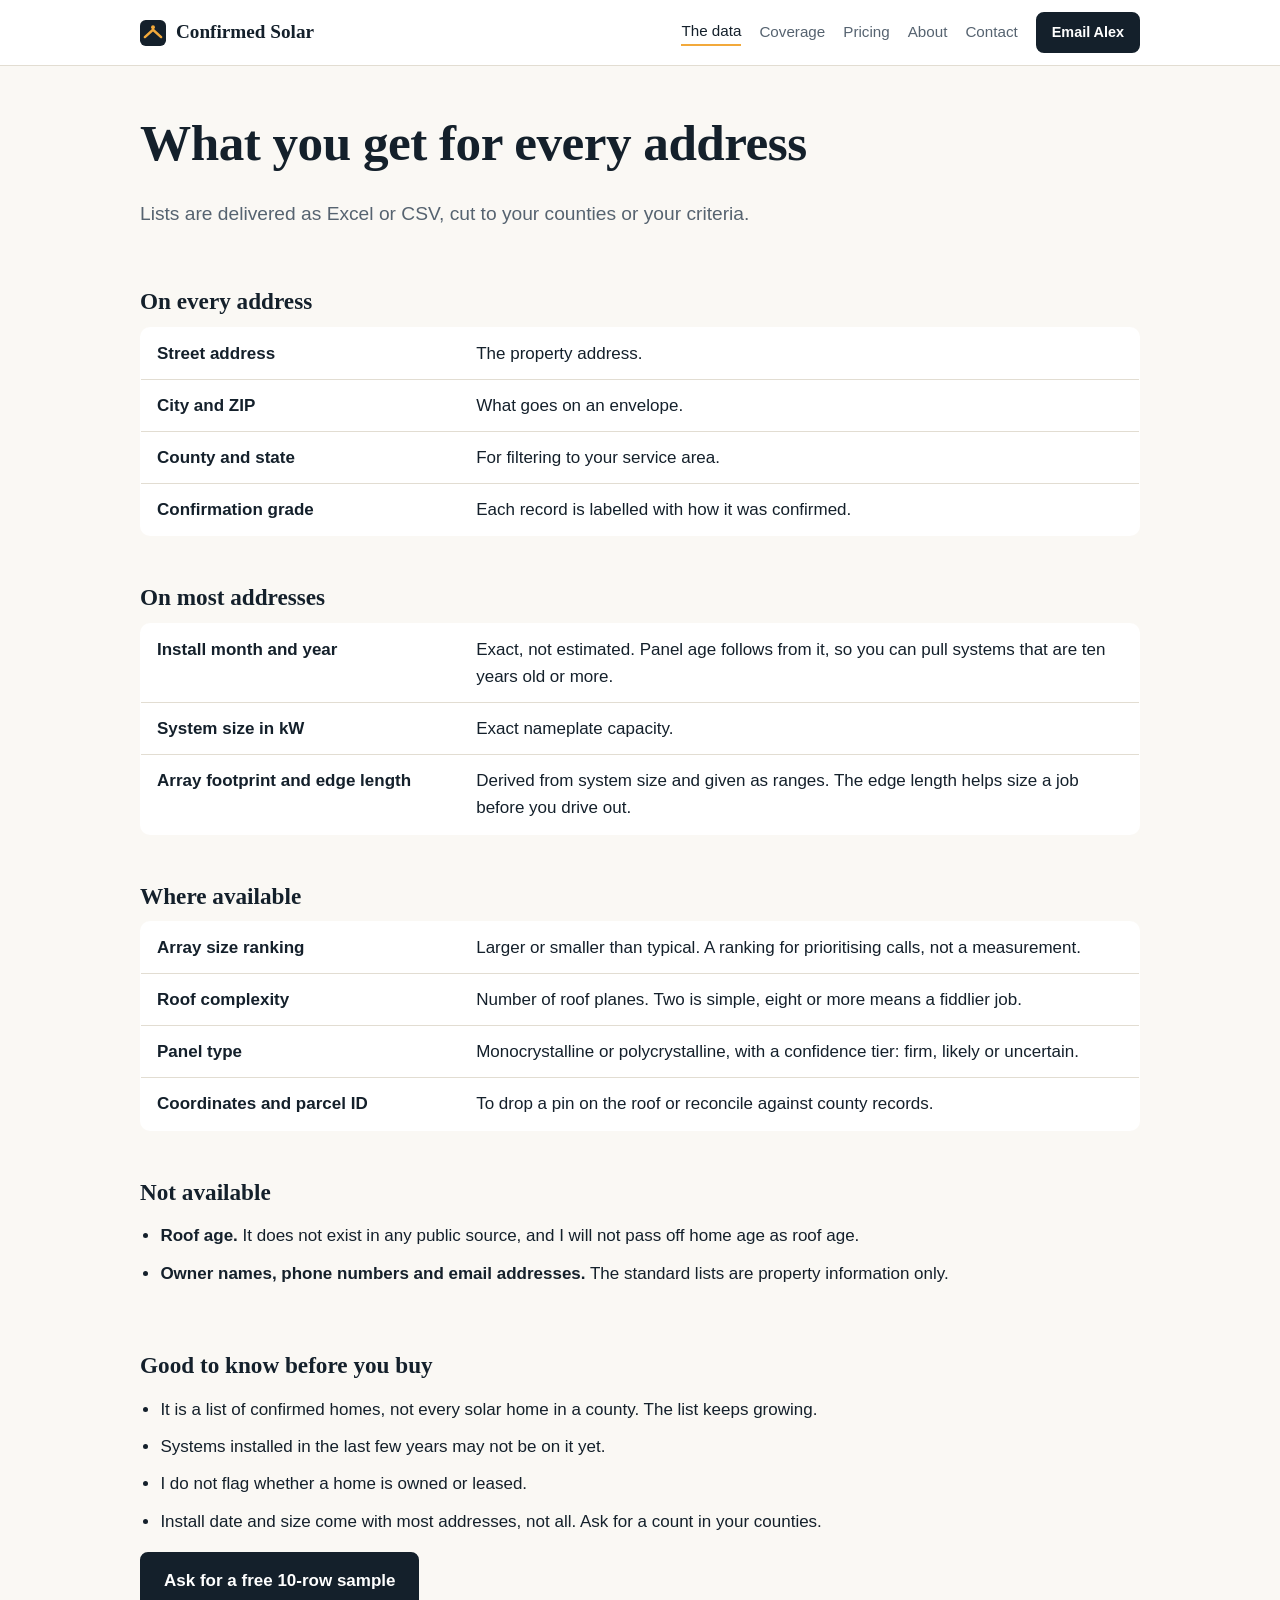
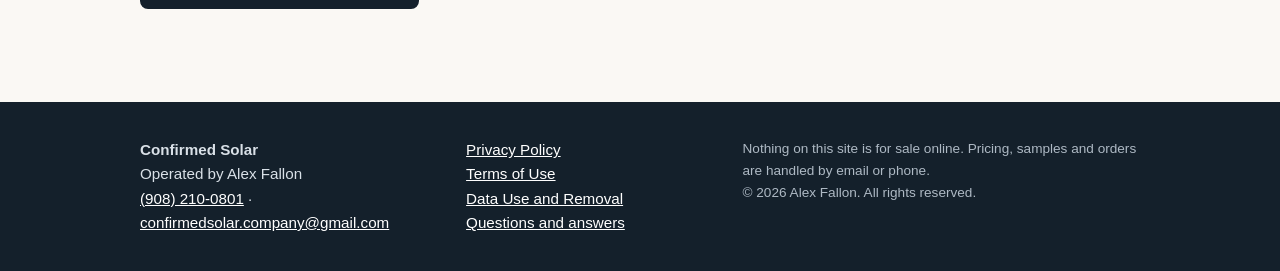
<file: data.html>
<!doctype html>
<html lang="en">
<head>
<meta charset="utf-8">
<meta name="viewport" content="width=device-width, initial-scale=1">
<title>What's in a solar homeowner address list | Confirmed Solar</title>
<meta name="description" content="Fields in every Confirmed Solar record: street address, city, ZIP, county, confirmation grade, and for most homes the install month and year and system size in kW. No owner names or phone numbers.">
<link rel="icon" href="favicon.svg" type="image/svg+xml">
<link rel="stylesheet" href="styles.css">
<!-- aio -->
<link rel="canonical" href="https://confirmedsolar.com/data.html">
<meta property="og:type" content="website">
<meta property="og:site_name" content="Confirmed Solar">
<meta property="og:title" content="What's in a solar homeowner address list | Confirmed Solar">
<meta property="og:description" content="Fields in every Confirmed Solar record: street address, city, ZIP, county, confirmation grade, and for most homes the install month and year and system size in kW. No owner names or phone numbers.">
<meta property="og:url" content="https://confirmedsolar.com/data.html">
<meta property="og:image" content="https://confirmedsolar.com/img/suburb.jpg">
<meta name="twitter:card" content="summary_large_image">
<script type="application/ld+json">
{
 "@context": "https://schema.org",
 "@graph": [
  {
   "@type": "Organization",
   "@id": "https://confirmedsolar.com/#org",
   "name": "Confirmed Solar",
   "url": "https://confirmedsolar.com/",
   "logo": "https://confirmedsolar.com/favicon.svg",
   "email": "confirmedsolar.company@gmail.com",
   "telephone": "+1-908-210-0801",
   "description": "Confirmed Solar sells verified addresses of homes that already have rooftop solar panels, for companies that service existing solar systems.",
   "founder": {
    "@type": "Person",
    "@id": "https://confirmedsolar.com/#alex",
    "name": "Alex Fallon",
    "alumniOf": "Gettysburg College"
   },
   "areaServed": [
    {
     "@type": "State",
     "name": "Pennsylvania"
    },
    {
     "@type": "State",
     "name": "New Jersey"
    },
    {
     "@type": "State",
     "name": "New York"
    },
    {
     "@type": "State",
     "name": "Maryland"
    },
    {
     "@type": "State",
     "name": "Massachusetts"
    },
    {
     "@type": "State",
     "name": "Connecticut"
    },
    {
     "@type": "State",
     "name": "Delaware"
    }
   ],
   "contactPoint": {
    "@type": "ContactPoint",
    "contactType": "sales",
    "email": "confirmedsolar.company@gmail.com",
    "telephone": "+1-908-210-0801",
    "areaServed": "US",
    "availableLanguage": "English"
   },
   "knowsAbout": [
    "rooftop solar",
    "solar panel installations",
    "solar lead lists",
    "solar maintenance prospecting"
   ]
  },
  {
   "@type": "BreadcrumbList",
   "itemListElement": [
    {
     "@type": "ListItem",
     "position": 1,
     "name": "Home",
     "item": "https://confirmedsolar.com/"
    },
    {
     "@type": "ListItem",
     "position": 2,
     "name": "The data",
     "item": "https://confirmedsolar.com/data.html"
    }
   ]
  },
  {
   "@type": "Dataset",
   "name": "Confirmed rooftop solar addresses",
   "creator": {
    "@id": "https://confirmedsolar.com/#org"
   },
   "description": "Addresses of homes with rooftop solar panels in the Northeast and Mid-Atlantic United States, each confirmed by at least two independent sources, with install month and year and system size in kW for most records.",
   "spatialCoverage": [
    {
     "@type": "Place",
     "name": "Pennsylvania"
    },
    {
     "@type": "Place",
     "name": "New Jersey"
    },
    {
     "@type": "Place",
     "name": "New York"
    },
    {
     "@type": "Place",
     "name": "Maryland"
    },
    {
     "@type": "Place",
     "name": "Massachusetts"
    },
    {
     "@type": "Place",
     "name": "Connecticut"
    },
    {
     "@type": "Place",
     "name": "Delaware"
    }
   ],
   "dateModified": "2026-11-19",
   "variableMeasured": [
    "street address",
    "city",
    "ZIP code",
    "county",
    "state",
    "confirmation grade",
    "install month and year",
    "system size (kW)",
    "array footprint",
    "panel type",
    "roof complexity",
    "coordinates",
    "parcel ID"
   ],
   "isAccessibleForFree": false,
   "license": "https://confirmedsolar.com/terms.html",
   "distribution": [
    {
     "@type": "DataDownload",
     "encodingFormat": "text/csv"
    },
    {
     "@type": "DataDownload",
     "encodingFormat": "application/vnd.openxmlformats-officedocument.spreadsheetml.sheet"
    }
   ]
  }
 ]
}
</script>
<!-- /aio -->
</head>
<body>
<a class="skip" href="#main">Skip to content</a>
<header class="site">
  <div class="wrap bar">
    <a class="brand" href="index.html"><svg width="26" height="26" viewBox="0 0 32 32" aria-hidden="true"><rect width="32" height="32" rx="7" fill="#14202b"/><path d="M6 21l10-9 10 9" fill="none" stroke="#f2a93b" stroke-width="3" stroke-linecap="round" stroke-linejoin="round"/><circle cx="16" cy="9" r="2.4" fill="#f2a93b"/></svg>Confirmed Solar</a>
    <nav aria-label="Main"><a href="data.html" aria-current="page">The data</a><a href="coverage.html">Coverage</a><a href="pricing.html">Pricing</a><a href="about.html">About</a><a href="contact.html">Contact</a><a class="btn small" href="mailto:confirmedsolar.company@gmail.com?subject=Question%20about%20Confirmed%20Solar&body=">Email Alex</a></nav>
  </div>
</header>
<main id="main">

<section class="wrap head"><h1>What you get for every address</h1>
<p class="lead">Lists are delivered as Excel or CSV, cut to your counties or your criteria.</p></section>

<section class="wrap block">
  <h2>On every address</h2>
  <table class="fields">
    <tr><th>Street address</th><td>The property address.</td></tr>
    <tr><th>City and ZIP</th><td>What goes on an envelope.</td></tr>
    <tr><th>County and state</th><td>For filtering to your service area.</td></tr>
    <tr><th>Confirmation grade</th><td>Each record is labelled with how it was confirmed.</td></tr>
  </table>
</section>

<section class="wrap block">
  <h2>On most addresses</h2>
  <table class="fields">
    <tr><th>Install month and year</th><td>Exact, not estimated. Panel age follows from it, so you can pull systems that are ten years old or more.</td></tr>
    <tr><th>System size in kW</th><td>Exact nameplate capacity.</td></tr>
    <tr><th>Array footprint and edge length</th><td>Derived from system size and given as ranges. The edge length helps size a job before you drive out.</td></tr>
  </table>
</section>

<section class="wrap block">
  <h2>Where available</h2>
  <table class="fields">
    <tr><th>Array size ranking</th><td>Larger or smaller than typical. A ranking for prioritising calls, not a measurement.</td></tr>
    <tr><th>Roof complexity</th><td>Number of roof planes. Two is simple, eight or more means a fiddlier job.</td></tr>
    <tr><th>Panel type</th><td>Monocrystalline or polycrystalline, with a confidence tier: firm, likely or uncertain.</td></tr>
    <tr><th>Coordinates and parcel ID</th><td>To drop a pin on the roof or reconcile against county records.</td></tr>
  </table>
</section>

<section class="wrap block">
  <h2>Not available</h2>
  <ul class="plain">
    <li><strong>Roof age.</strong> It does not exist in any public source, and I will not pass off home age as roof age.</li>
    <li><strong>Owner names, phone numbers and email addresses.</strong> The standard lists are property information only.</li>
  </ul>
</section>

<section class="wrap block">
  <h2>Good to know before you buy</h2>
  <ul class="plain">
    <li>It is a list of confirmed homes, not every solar home in a county. The list keeps growing.</li>
    <li>Systems installed in the last few years may not be on it yet.</li>
    <li>I do not flag whether a home is owned or leased.</li>
    <li>Install date and size come with most addresses, not all. Ask for a count in your counties.</li>
  </ul>
  <p><a class="btn" href="mailto:confirmedsolar.company@gmail.com?subject=Free%2010-row%20sample&body=Hi%20Alex%2C%0A%0AI%20would%20like%20the%20free%2010-row%20sample.%0A%0ACompany%3A%0ACounties%20I%20serve%3A%0AServices%20I%20offer%3A%0A">Ask for a free 10-row sample</a></p>
</section>

</main>
<footer class="site">
  <div class="wrap foot">
    <div>
      <strong>Confirmed Solar</strong><br>
      Operated by Alex Fallon<br>
      <a href="tel:+19082100801">(908) 210-0801</a> &middot; <a href="mailto:confirmedsolar.company@gmail.com">confirmedsolar.company@gmail.com</a>
    </div>
    <div>
      <a href="privacy.html">Privacy Policy</a><br>
      <a href="terms.html">Terms of Use</a><br>
      <a href="data-use.html">Data Use and Removal</a><br>
      <a href="index.html#faq">Questions and answers</a>
    </div>
    <div class="fine">Nothing on this site is for sale online. Pricing, samples and orders are handled by email or phone.<br>&copy; 2026 Alex Fallon. All rights reserved.</div>
  </div>
</footer>
</body>
</html>
</file>
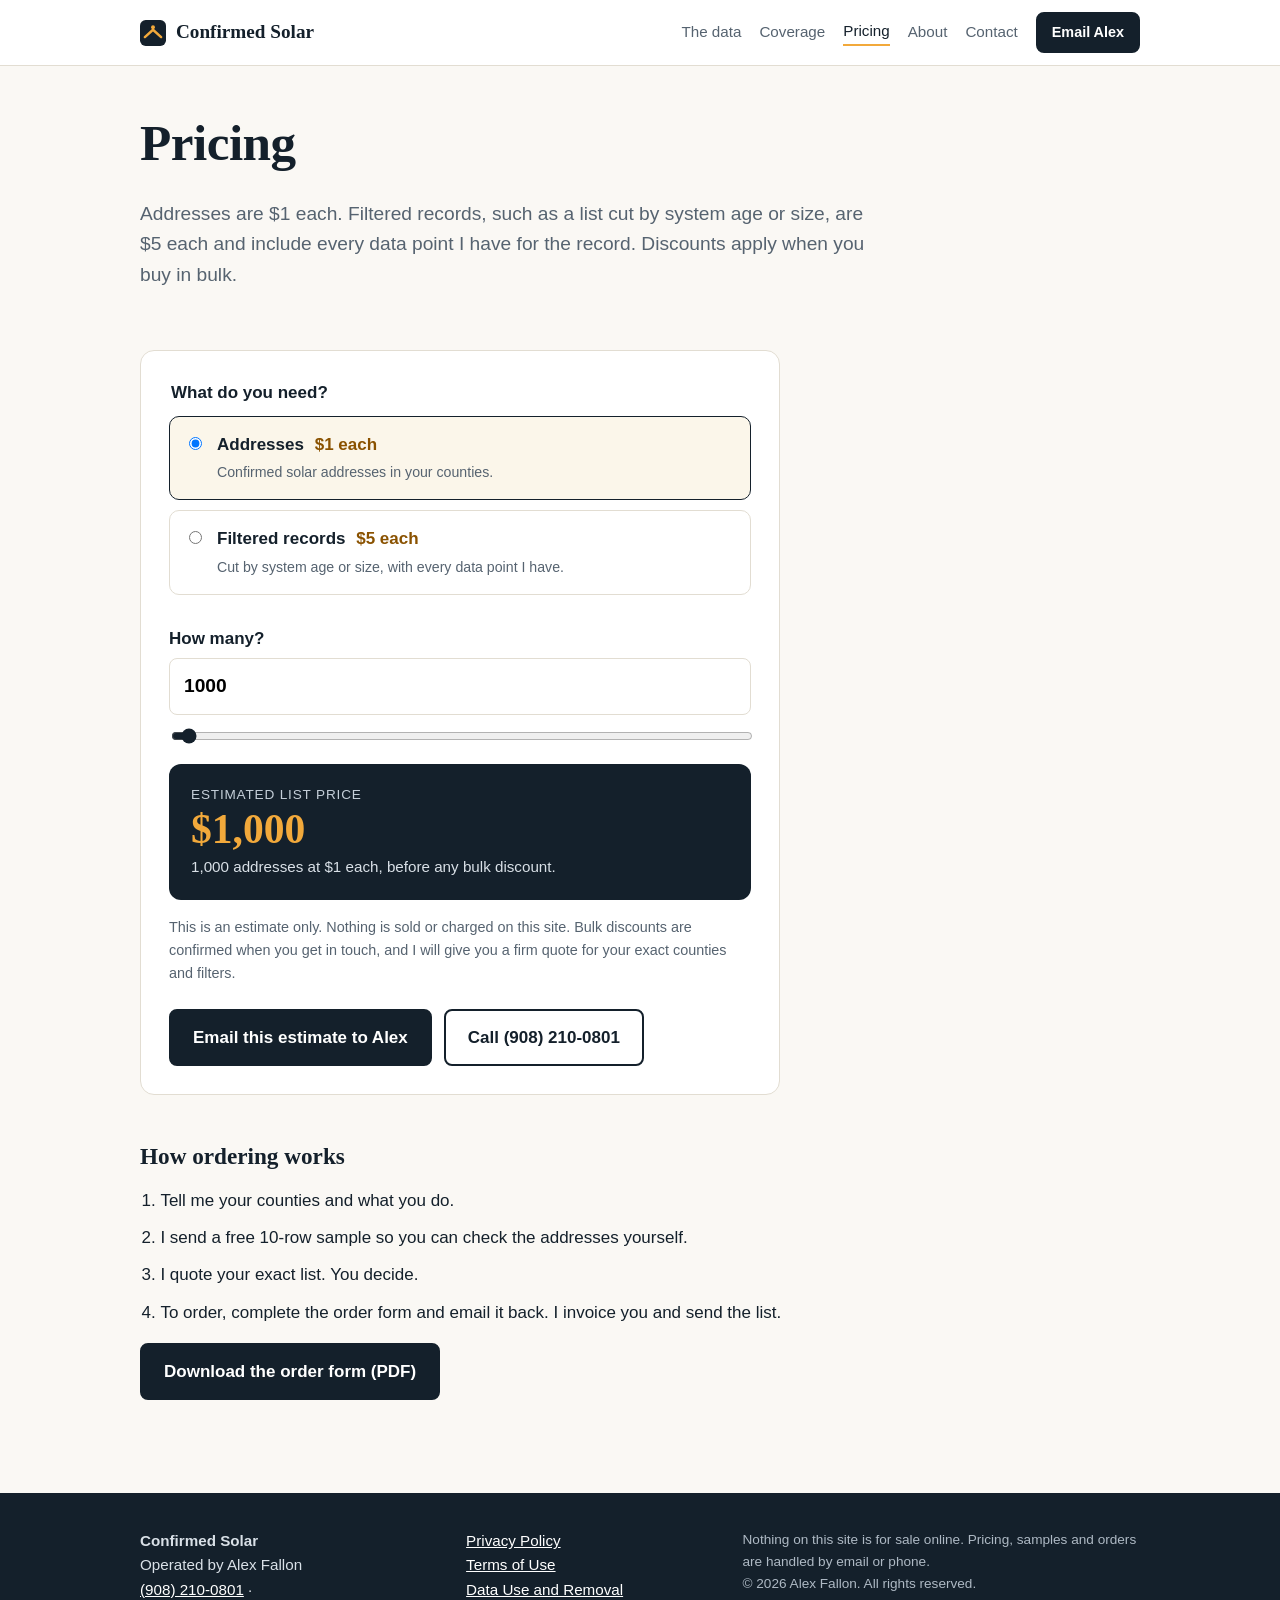
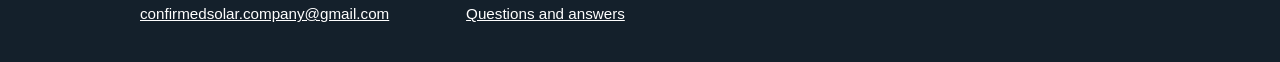
<file: pricing.html>
<!doctype html>
<html lang="en">
<head>
<meta charset="utf-8">
<meta name="viewport" content="width=device-width, initial-scale=1">
<title>Pricing: $1 per confirmed solar address | Confirmed Solar</title>
<meta name="description" content="Confirmed solar addresses cost $1 each. Filtered records with install date, system size and every data point cost $5 each. Bulk discounts and a free 10-row sample.">
<link rel="icon" href="favicon.svg" type="image/svg+xml">
<link rel="stylesheet" href="styles.css">
<!-- aio -->
<link rel="canonical" href="https://confirmedsolar.com/pricing.html">
<meta property="og:type" content="website">
<meta property="og:site_name" content="Confirmed Solar">
<meta property="og:title" content="Pricing: $1 per confirmed solar address | Confirmed Solar">
<meta property="og:description" content="Confirmed solar addresses cost $1 each. Filtered records with install date, system size and every data point cost $5 each. Bulk discounts and a free 10-row sample.">
<meta property="og:url" content="https://confirmedsolar.com/pricing.html">
<meta property="og:image" content="https://confirmedsolar.com/img/suburb.jpg">
<meta name="twitter:card" content="summary_large_image">
<script type="application/ld+json">
{
 "@context": "https://schema.org",
 "@graph": [
  {
   "@type": "Organization",
   "@id": "https://confirmedsolar.com/#org",
   "name": "Confirmed Solar",
   "url": "https://confirmedsolar.com/",
   "logo": "https://confirmedsolar.com/favicon.svg",
   "email": "confirmedsolar.company@gmail.com",
   "telephone": "+1-908-210-0801",
   "description": "Confirmed Solar sells verified addresses of homes that already have rooftop solar panels, for companies that service existing solar systems.",
   "founder": {
    "@type": "Person",
    "@id": "https://confirmedsolar.com/#alex",
    "name": "Alex Fallon",
    "alumniOf": "Gettysburg College"
   },
   "areaServed": [
    {
     "@type": "State",
     "name": "Pennsylvania"
    },
    {
     "@type": "State",
     "name": "New Jersey"
    },
    {
     "@type": "State",
     "name": "New York"
    },
    {
     "@type": "State",
     "name": "Maryland"
    },
    {
     "@type": "State",
     "name": "Massachusetts"
    },
    {
     "@type": "State",
     "name": "Connecticut"
    },
    {
     "@type": "State",
     "name": "Delaware"
    }
   ],
   "contactPoint": {
    "@type": "ContactPoint",
    "contactType": "sales",
    "email": "confirmedsolar.company@gmail.com",
    "telephone": "+1-908-210-0801",
    "areaServed": "US",
    "availableLanguage": "English"
   },
   "knowsAbout": [
    "rooftop solar",
    "solar panel installations",
    "solar lead lists",
    "solar maintenance prospecting"
   ]
  },
  {
   "@type": "BreadcrumbList",
   "itemListElement": [
    {
     "@type": "ListItem",
     "position": 1,
     "name": "Home",
     "item": "https://confirmedsolar.com/"
    },
    {
     "@type": "ListItem",
     "position": 2,
     "name": "Pricing",
     "item": "https://confirmedsolar.com/pricing.html"
    }
   ]
  },
  {
   "@type": "Product",
   "name": "Confirmed solar address list",
   "brand": {
    "@id": "https://confirmedsolar.com/#org"
   },
   "description": "Addresses of homes with rooftop solar, each confirmed by at least two independent sources, delivered as Excel or CSV.",
   "offers": [
    {
     "@type": "Offer",
     "name": "Confirmed address",
     "price": "1.00",
     "priceCurrency": "USD",
     "priceSpecification": {
      "@type": "UnitPriceSpecification",
      "price": "1.00",
      "priceCurrency": "USD",
      "unitText": "address"
     },
     "seller": {
      "@id": "https://confirmedsolar.com/#org"
     }
    },
    {
     "@type": "Offer",
     "name": "Filtered record with install date, system size and every data point",
     "price": "5.00",
     "priceCurrency": "USD",
     "priceSpecification": {
      "@type": "UnitPriceSpecification",
      "price": "5.00",
      "priceCurrency": "USD",
      "unitText": "record"
     },
     "seller": {
      "@id": "https://confirmedsolar.com/#org"
     }
    },
    {
     "@type": "Offer",
     "name": "10-row sample",
     "price": "0",
     "priceCurrency": "USD",
     "seller": {
      "@id": "https://confirmedsolar.com/#org"
     }
    }
   ]
  }
 ]
}
</script>
<!-- /aio -->
</head>
<body>
<a class="skip" href="#main">Skip to content</a>
<header class="site">
  <div class="wrap bar">
    <a class="brand" href="index.html"><svg width="26" height="26" viewBox="0 0 32 32" aria-hidden="true"><rect width="32" height="32" rx="7" fill="#14202b"/><path d="M6 21l10-9 10 9" fill="none" stroke="#f2a93b" stroke-width="3" stroke-linecap="round" stroke-linejoin="round"/><circle cx="16" cy="9" r="2.4" fill="#f2a93b"/></svg>Confirmed Solar</a>
    <nav aria-label="Main"><a href="data.html">The data</a><a href="coverage.html">Coverage</a><a href="pricing.html" aria-current="page">Pricing</a><a href="about.html">About</a><a href="contact.html">Contact</a><a class="btn small" href="mailto:confirmedsolar.company@gmail.com?subject=Question%20about%20Confirmed%20Solar&body=">Email Alex</a></nav>
  </div>
</header>
<main id="main">

<section class="wrap head"><h1>Pricing</h1>
<p class="lead">Addresses are $1 each. Filtered records, such as a list cut by system age or size, are $5 each and include every data point I have for the record. Discounts apply when you buy in bulk.</p></section>

<section class="wrap block">
  <div class="calc" id="calc">
    <fieldset>
      <legend>What do you need?</legend>
      <label class="opt"><input type="radio" name="p" value="1" checked> <span><strong>Addresses</strong> <em>$1 each</em><br><small>Confirmed solar addresses in your counties.</small></span></label>
      <label class="opt"><input type="radio" name="p" value="5"> <span><strong>Filtered records</strong> <em>$5 each</em><br><small>Cut by system age or size, with every data point I have.</small></span></label>
    </fieldset>
    <label class="qty">How many?
      <input id="qty" type="number" min="1" max="1000000" step="1" value="1000" inputmode="numeric">
    </label>
    <input id="rng" type="range" min="100" max="50000" step="100" value="1000" aria-label="Quantity slider">
    <div class="result" aria-live="polite">
      <div class="lbl">Estimated list price</div>
      <div class="amt" id="amt">$1,000</div>
      <div class="sub" id="sub">1,000 addresses at $1 each, before any bulk discount.</div>
    </div>
    <p class="note">This is an estimate only. Nothing is sold or charged on this site. Bulk discounts are confirmed when you get in touch, and I will give you a firm quote for your exact counties and filters.</p>
    <div class="cta"><a class="btn" id="mail" href="#">Email this estimate to Alex</a> <a class="btn ghost" href="tel:+19082100801">Call (908) 210-0801</a></div>
  </div>
</section>

<section class="wrap block">
  <h2>How ordering works</h2>
  <ol class="plain">
    <li>Tell me your counties and what you do.</li>
    <li>I send a free 10-row sample so you can check the addresses yourself.</li>
    <li>I quote your exact list. You decide.</li>
    <li>To order, complete the order form and email it back. I invoice you and send the list.</li>
  </ol>
  <p><a class="btn" href="Confirmed-Solar-Order-Form.pdf" download>Download the order form (PDF)</a></p>
</section>
<script src="calc.js"></script>

</main>
<footer class="site">
  <div class="wrap foot">
    <div>
      <strong>Confirmed Solar</strong><br>
      Operated by Alex Fallon<br>
      <a href="tel:+19082100801">(908) 210-0801</a> &middot; <a href="mailto:confirmedsolar.company@gmail.com">confirmedsolar.company@gmail.com</a>
    </div>
    <div>
      <a href="privacy.html">Privacy Policy</a><br>
      <a href="terms.html">Terms of Use</a><br>
      <a href="data-use.html">Data Use and Removal</a><br>
      <a href="index.html#faq">Questions and answers</a>
    </div>
    <div class="fine">Nothing on this site is for sale online. Pricing, samples and orders are handled by email or phone.<br>&copy; 2026 Alex Fallon. All rights reserved.</div>
  </div>
</footer>
</body>
</html>
</file>
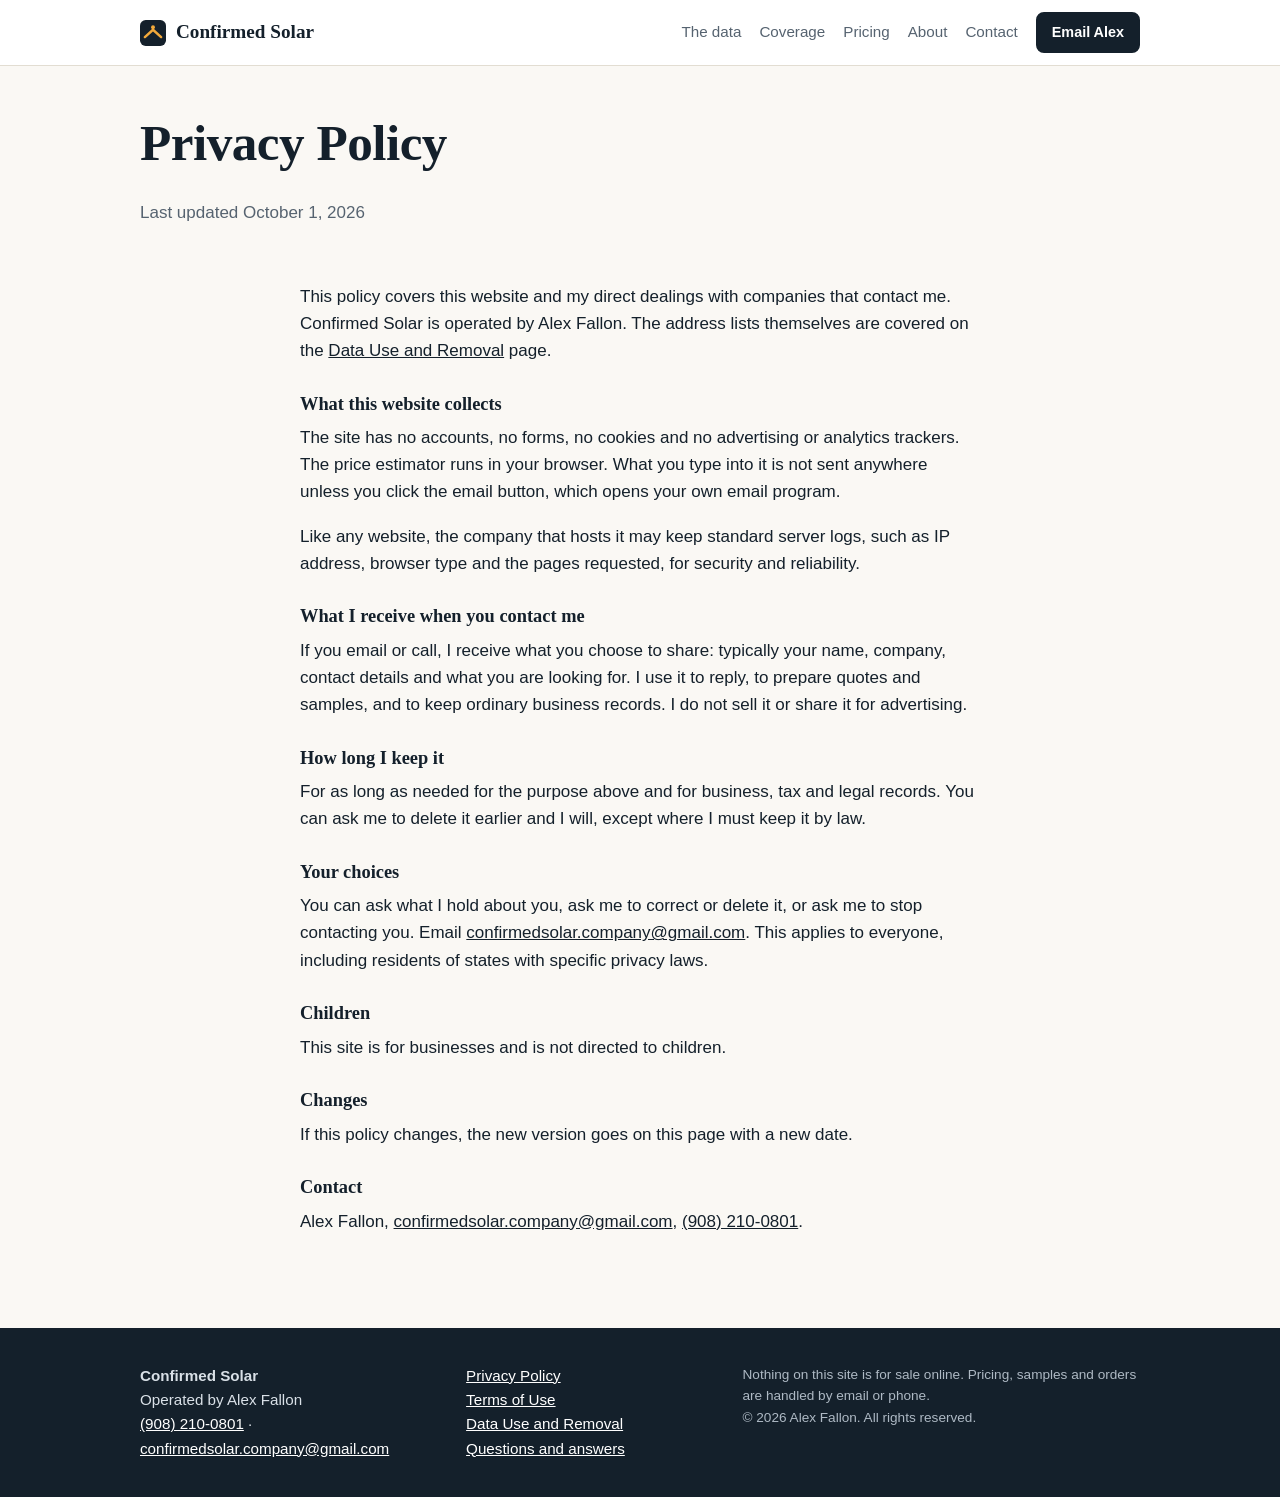
<file: privacy.html>
<!doctype html>
<html lang="en">
<head>
<meta charset="utf-8">
<meta name="viewport" content="width=device-width, initial-scale=1">
<title>Privacy Policy | Confirmed Solar</title>
<meta name="description" content="How Confirmed Solar handles information.">
<link rel="icon" href="favicon.svg" type="image/svg+xml">
<link rel="stylesheet" href="styles.css">
<!-- aio -->
<link rel="canonical" href="https://confirmedsolar.com/privacy.html">
<meta property="og:type" content="website">
<meta property="og:site_name" content="Confirmed Solar">
<meta property="og:title" content="Privacy Policy | Confirmed Solar">
<meta property="og:description" content="How Confirmed Solar handles information.">
<meta property="og:url" content="https://confirmedsolar.com/privacy.html">
<meta property="og:image" content="https://confirmedsolar.com/img/suburb.jpg">
<meta name="twitter:card" content="summary_large_image">
<script type="application/ld+json">
{
 "@context": "https://schema.org",
 "@graph": [
  {
   "@type": "Organization",
   "@id": "https://confirmedsolar.com/#org",
   "name": "Confirmed Solar",
   "url": "https://confirmedsolar.com/",
   "logo": "https://confirmedsolar.com/favicon.svg",
   "email": "confirmedsolar.company@gmail.com",
   "telephone": "+1-908-210-0801",
   "description": "Confirmed Solar sells verified addresses of homes that already have rooftop solar panels, for companies that service existing solar systems.",
   "founder": {
    "@type": "Person",
    "@id": "https://confirmedsolar.com/#alex",
    "name": "Alex Fallon",
    "alumniOf": "Gettysburg College"
   },
   "areaServed": [
    {
     "@type": "State",
     "name": "Pennsylvania"
    },
    {
     "@type": "State",
     "name": "New Jersey"
    },
    {
     "@type": "State",
     "name": "New York"
    },
    {
     "@type": "State",
     "name": "Maryland"
    },
    {
     "@type": "State",
     "name": "Massachusetts"
    },
    {
     "@type": "State",
     "name": "Connecticut"
    },
    {
     "@type": "State",
     "name": "Delaware"
    }
   ],
   "contactPoint": {
    "@type": "ContactPoint",
    "contactType": "sales",
    "email": "confirmedsolar.company@gmail.com",
    "telephone": "+1-908-210-0801",
    "areaServed": "US",
    "availableLanguage": "English"
   },
   "knowsAbout": [
    "rooftop solar",
    "solar panel installations",
    "solar lead lists",
    "solar maintenance prospecting"
   ]
  }
 ]
}
</script>
<!-- /aio -->
</head>
<body>
<a class="skip" href="#main">Skip to content</a>
<header class="site">
  <div class="wrap bar">
    <a class="brand" href="index.html"><svg width="26" height="26" viewBox="0 0 32 32" aria-hidden="true"><rect width="32" height="32" rx="7" fill="#14202b"/><path d="M6 21l10-9 10 9" fill="none" stroke="#f2a93b" stroke-width="3" stroke-linecap="round" stroke-linejoin="round"/><circle cx="16" cy="9" r="2.4" fill="#f2a93b"/></svg>Confirmed Solar</a>
    <nav aria-label="Main"><a href="data.html">The data</a><a href="coverage.html">Coverage</a><a href="pricing.html">Pricing</a><a href="about.html">About</a><a href="contact.html">Contact</a><a class="btn small" href="mailto:confirmedsolar.company@gmail.com?subject=Question%20about%20Confirmed%20Solar&body=">Email Alex</a></nav>
  </div>
</header>
<main id="main">
<section class="wrap head"><h1>Privacy Policy</h1><p class="meta">Last updated October 1, 2026</p></section><section class="wrap block narrow legal">
<p>This policy covers this website and my direct dealings with companies that contact me. Confirmed Solar is operated by Alex Fallon. The address lists themselves are covered on the <a href="data-use.html">Data Use and Removal</a> page.</p>
<h2>What this website collects</h2>
<p>The site has no accounts, no forms, no cookies and no advertising or analytics trackers. The price estimator runs in your browser. What you type into it is not sent anywhere unless you click the email button, which opens your own email program.</p>
<p>Like any website, the company that hosts it may keep standard server logs, such as IP address, browser type and the pages requested, for security and reliability.</p>
<h2>What I receive when you contact me</h2>
<p>If you email or call, I receive what you choose to share: typically your name, company, contact details and what you are looking for. I use it to reply, to prepare quotes and samples, and to keep ordinary business records. I do not sell it or share it for advertising.</p>
<h2>How long I keep it</h2>
<p>For as long as needed for the purpose above and for business, tax and legal records. You can ask me to delete it earlier and I will, except where I must keep it by law.</p>
<h2>Your choices</h2>
<p>You can ask what I hold about you, ask me to correct or delete it, or ask me to stop contacting you. Email <a href="mailto:confirmedsolar.company@gmail.com">confirmedsolar.company@gmail.com</a>. This applies to everyone, including residents of states with specific privacy laws.</p>
<h2>Children</h2>
<p>This site is for businesses and is not directed to children.</p>
<h2>Changes</h2>
<p>If this policy changes, the new version goes on this page with a new date.</p>
<h2>Contact</h2>
<p>Alex Fallon, <a href="mailto:confirmedsolar.company@gmail.com">confirmedsolar.company@gmail.com</a>, <a href="tel:+19082100801">(908) 210-0801</a>.</p>
</section>
</main>
<footer class="site">
  <div class="wrap foot">
    <div>
      <strong>Confirmed Solar</strong><br>
      Operated by Alex Fallon<br>
      <a href="tel:+19082100801">(908) 210-0801</a> &middot; <a href="mailto:confirmedsolar.company@gmail.com">confirmedsolar.company@gmail.com</a>
    </div>
    <div>
      <a href="privacy.html">Privacy Policy</a><br>
      <a href="terms.html">Terms of Use</a><br>
      <a href="data-use.html">Data Use and Removal</a><br>
      <a href="index.html#faq">Questions and answers</a>
    </div>
    <div class="fine">Nothing on this site is for sale online. Pricing, samples and orders are handled by email or phone.<br>&copy; 2026 Alex Fallon. All rights reserved.</div>
  </div>
</footer>
</body>
</html>
</file>
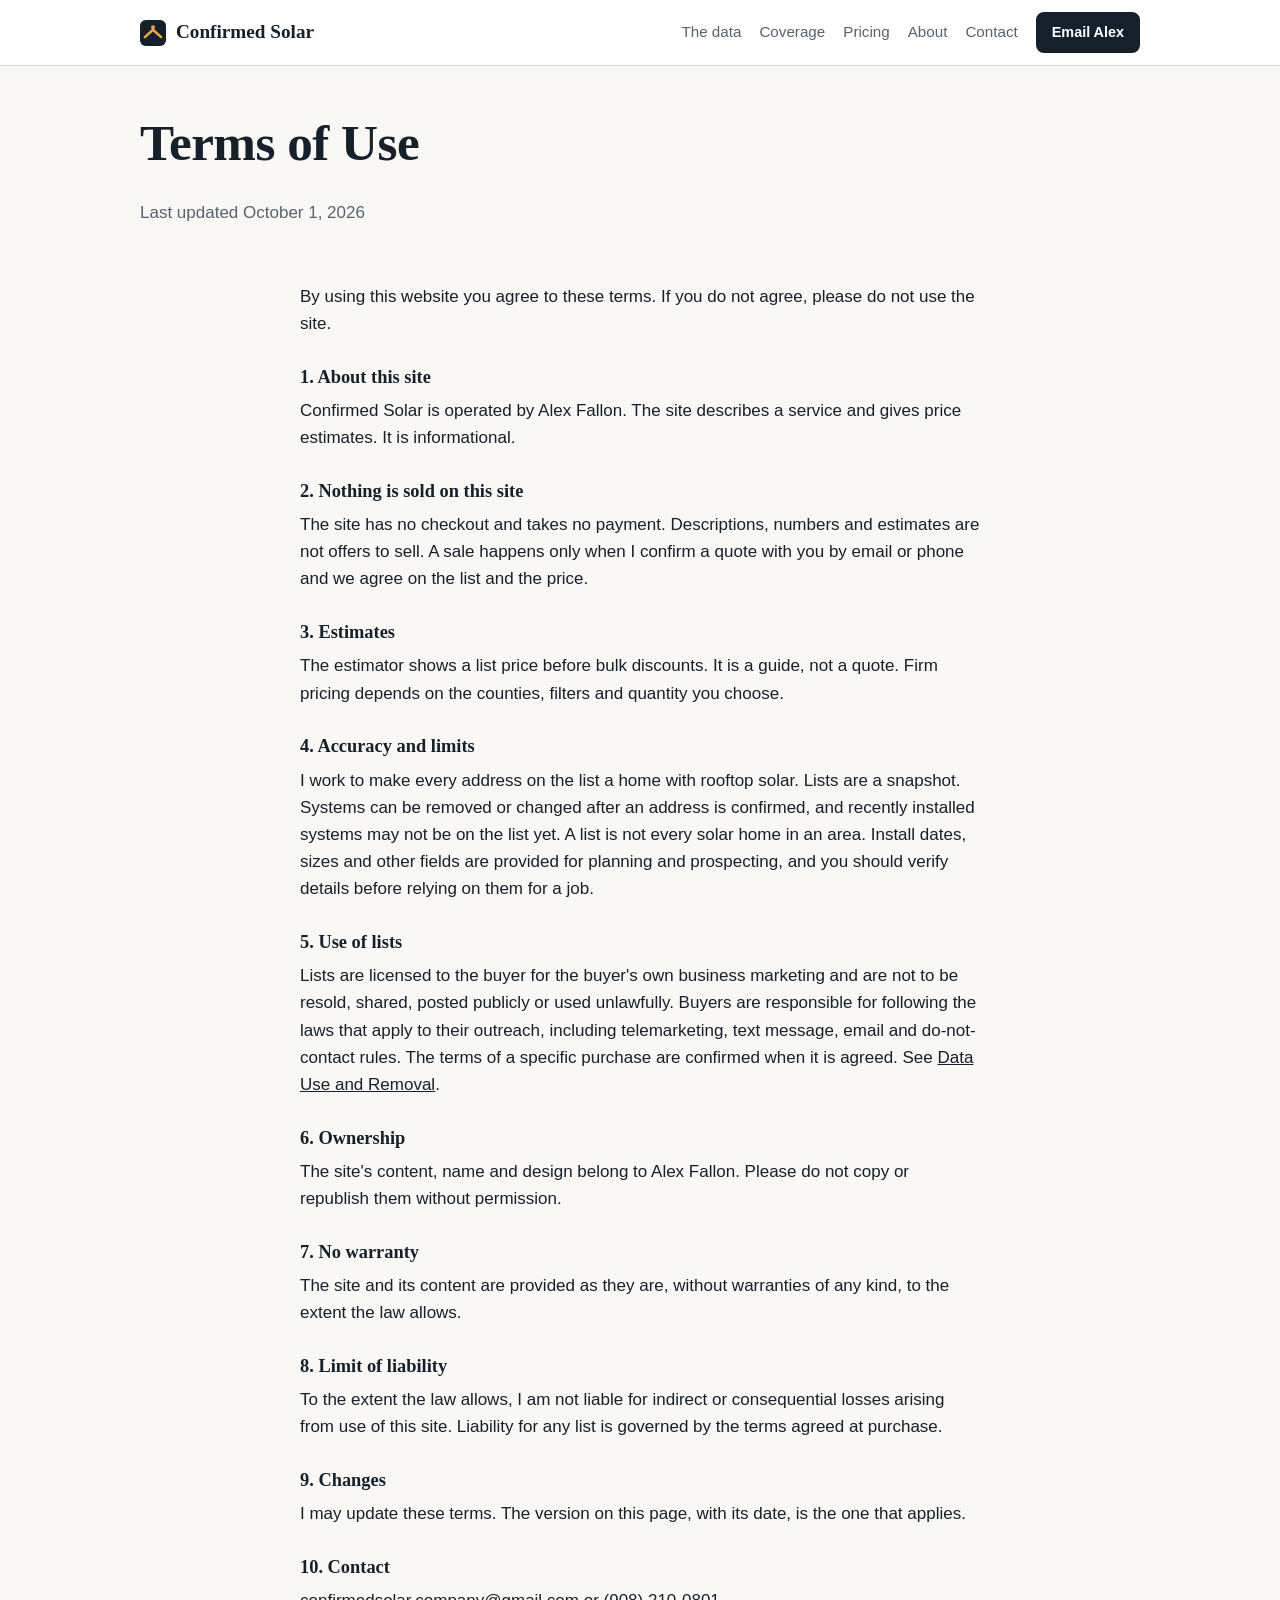
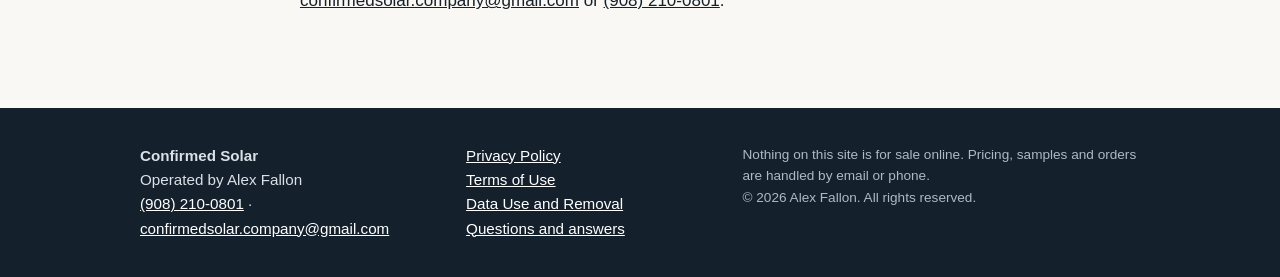
<file: terms.html>
<!doctype html>
<html lang="en">
<head>
<meta charset="utf-8">
<meta name="viewport" content="width=device-width, initial-scale=1">
<title>Terms of Use | Confirmed Solar</title>
<meta name="description" content="Terms for using the Confirmed Solar website.">
<link rel="icon" href="favicon.svg" type="image/svg+xml">
<link rel="stylesheet" href="styles.css">
<!-- aio -->
<link rel="canonical" href="https://confirmedsolar.com/terms.html">
<meta property="og:type" content="website">
<meta property="og:site_name" content="Confirmed Solar">
<meta property="og:title" content="Terms of Use | Confirmed Solar">
<meta property="og:description" content="Terms for using the Confirmed Solar website.">
<meta property="og:url" content="https://confirmedsolar.com/terms.html">
<meta property="og:image" content="https://confirmedsolar.com/img/suburb.jpg">
<meta name="twitter:card" content="summary_large_image">
<script type="application/ld+json">
{
 "@context": "https://schema.org",
 "@graph": [
  {
   "@type": "Organization",
   "@id": "https://confirmedsolar.com/#org",
   "name": "Confirmed Solar",
   "url": "https://confirmedsolar.com/",
   "logo": "https://confirmedsolar.com/favicon.svg",
   "email": "confirmedsolar.company@gmail.com",
   "telephone": "+1-908-210-0801",
   "description": "Confirmed Solar sells verified addresses of homes that already have rooftop solar panels, for companies that service existing solar systems.",
   "founder": {
    "@type": "Person",
    "@id": "https://confirmedsolar.com/#alex",
    "name": "Alex Fallon",
    "alumniOf": "Gettysburg College"
   },
   "areaServed": [
    {
     "@type": "State",
     "name": "Pennsylvania"
    },
    {
     "@type": "State",
     "name": "New Jersey"
    },
    {
     "@type": "State",
     "name": "New York"
    },
    {
     "@type": "State",
     "name": "Maryland"
    },
    {
     "@type": "State",
     "name": "Massachusetts"
    },
    {
     "@type": "State",
     "name": "Connecticut"
    },
    {
     "@type": "State",
     "name": "Delaware"
    }
   ],
   "contactPoint": {
    "@type": "ContactPoint",
    "contactType": "sales",
    "email": "confirmedsolar.company@gmail.com",
    "telephone": "+1-908-210-0801",
    "areaServed": "US",
    "availableLanguage": "English"
   },
   "knowsAbout": [
    "rooftop solar",
    "solar panel installations",
    "solar lead lists",
    "solar maintenance prospecting"
   ]
  }
 ]
}
</script>
<!-- /aio -->
</head>
<body>
<a class="skip" href="#main">Skip to content</a>
<header class="site">
  <div class="wrap bar">
    <a class="brand" href="index.html"><svg width="26" height="26" viewBox="0 0 32 32" aria-hidden="true"><rect width="32" height="32" rx="7" fill="#14202b"/><path d="M6 21l10-9 10 9" fill="none" stroke="#f2a93b" stroke-width="3" stroke-linecap="round" stroke-linejoin="round"/><circle cx="16" cy="9" r="2.4" fill="#f2a93b"/></svg>Confirmed Solar</a>
    <nav aria-label="Main"><a href="data.html">The data</a><a href="coverage.html">Coverage</a><a href="pricing.html">Pricing</a><a href="about.html">About</a><a href="contact.html">Contact</a><a class="btn small" href="mailto:confirmedsolar.company@gmail.com?subject=Question%20about%20Confirmed%20Solar&body=">Email Alex</a></nav>
  </div>
</header>
<main id="main">
<section class="wrap head"><h1>Terms of Use</h1><p class="meta">Last updated October 1, 2026</p></section><section class="wrap block narrow legal">
<p>By using this website you agree to these terms. If you do not agree, please do not use the site.</p>
<h2>1. About this site</h2>
<p>Confirmed Solar is operated by Alex Fallon. The site describes a service and gives price estimates. It is informational.</p>
<h2>2. Nothing is sold on this site</h2>
<p>The site has no checkout and takes no payment. Descriptions, numbers and estimates are not offers to sell. A sale happens only when I confirm a quote with you by email or phone and we agree on the list and the price.</p>
<h2>3. Estimates</h2>
<p>The estimator shows a list price before bulk discounts. It is a guide, not a quote. Firm pricing depends on the counties, filters and quantity you choose.</p>
<h2>4. Accuracy and limits</h2>
<p>I work to make every address on the list a home with rooftop solar. Lists are a snapshot. Systems can be removed or changed after an address is confirmed, and recently installed systems may not be on the list yet. A list is not every solar home in an area. Install dates, sizes and other fields are provided for planning and prospecting, and you should verify details before relying on them for a job.</p>
<h2>5. Use of lists</h2>
<p>Lists are licensed to the buyer for the buyer's own business marketing and are not to be resold, shared, posted publicly or used unlawfully. Buyers are responsible for following the laws that apply to their outreach, including telemarketing, text message, email and do-not-contact rules. The terms of a specific purchase are confirmed when it is agreed. See <a href="data-use.html">Data Use and Removal</a>.</p>
<h2>6. Ownership</h2>
<p>The site's content, name and design belong to Alex Fallon. Please do not copy or republish them without permission.</p>
<h2>7. No warranty</h2>
<p>The site and its content are provided as they are, without warranties of any kind, to the extent the law allows.</p>
<h2>8. Limit of liability</h2>
<p>To the extent the law allows, I am not liable for indirect or consequential losses arising from use of this site. Liability for any list is governed by the terms agreed at purchase.</p>
<h2>9. Changes</h2>
<p>I may update these terms. The version on this page, with its date, is the one that applies.</p>
<h2>10. Contact</h2>
<p><a href="mailto:confirmedsolar.company@gmail.com">confirmedsolar.company@gmail.com</a> or <a href="tel:+19082100801">(908) 210-0801</a>.</p>
</section>
</main>
<footer class="site">
  <div class="wrap foot">
    <div>
      <strong>Confirmed Solar</strong><br>
      Operated by Alex Fallon<br>
      <a href="tel:+19082100801">(908) 210-0801</a> &middot; <a href="mailto:confirmedsolar.company@gmail.com">confirmedsolar.company@gmail.com</a>
    </div>
    <div>
      <a href="privacy.html">Privacy Policy</a><br>
      <a href="terms.html">Terms of Use</a><br>
      <a href="data-use.html">Data Use and Removal</a><br>
      <a href="index.html#faq">Questions and answers</a>
    </div>
    <div class="fine">Nothing on this site is for sale online. Pricing, samples and orders are handled by email or phone.<br>&copy; 2026 Alex Fallon. All rights reserved.</div>
  </div>
</footer>
</body>
</html>
</file>
<file: styles.css>
:root{--bg:#faf8f4;--card:#fff;--ink:#14202b;--muted:#566370;--line:#e2ddd2;--accent:#f2a93b;--accent-ink:#8a5200;--navy:#14202b}
*{box-sizing:border-box}
html{-webkit-text-size-adjust:100%}
body{margin:0;background:var(--bg);color:var(--ink);font:17px/1.6 -apple-system,BlinkMacSystemFont,"Segoe UI",Roboto,Helvetica,Arial,sans-serif}
h1,h2{font-family:Georgia,"Times New Roman",serif;line-height:1.15;margin:0 0 .5em;font-weight:700}
h1{font-size:clamp(2rem,5vw,3.2rem);letter-spacing:-.01em}
h2{font-size:1.45rem;margin-top:0}
p{margin:0 0 1em}
a{color:var(--ink)}
.wrap{max-width:1040px;margin:0 auto;padding:0 20px}
.narrow{max-width:720px}
.skip{position:absolute;left:-999px}.skip:focus{left:8px;top:8px;background:#fff;padding:8px;z-index:9}
header.site{background:var(--card);border-bottom:1px solid var(--line);position:sticky;top:0;z-index:5}
.bar{display:flex;align-items:center;justify-content:space-between;gap:16px;flex-wrap:wrap;padding-top:12px;padding-bottom:12px}
.brand{display:flex;align-items:center;gap:10px;font-family:Georgia,serif;font-weight:700;font-size:1.2rem;text-decoration:none}
nav{display:flex;align-items:center;gap:6px 18px;flex-wrap:wrap}
nav a{text-decoration:none;font-size:.95rem;color:var(--muted)}
nav a[aria-current],nav a:hover{color:var(--ink)}
nav a[aria-current]{border-bottom:2px solid var(--accent)}
.btn{display:inline-block;background:var(--navy);color:#fff;padding:13px 22px;border-radius:8px;text-decoration:none;font-weight:600;border:2px solid var(--navy);transition:background .15s}
.btn:hover{background:#243546}
.btn.ghost{background:transparent;color:var(--navy)}.btn.ghost:hover{background:rgba(20,32,43,.07)}
.btn.small{padding:7px 14px;font-size:.9rem;color:#fff}
nav a.btn{color:#fff}
.hero .btn.ghost{color:#fff;border-color:#fff}.hero .btn.ghost:hover{background:rgba(255,255,255,.12)}
.hero .btn:not(.ghost){background:var(--accent);border-color:var(--accent);color:var(--navy)}
.hero .btn:not(.ghost):hover{background:#f6bd63}
a:focus-visible,input:focus-visible{outline:3px solid var(--accent);outline-offset:2px}
.hero{background:var(--navy);color:#fff;padding:72px 0 64px}
.hero h1{max-width:16em}
.eyebrow{color:var(--accent);font-weight:600;letter-spacing:.06em;text-transform:uppercase;font-size:.8rem;margin-bottom:14px}
.lead{font-size:1.2rem;color:inherit;max-width:38em}
.head .lead{color:var(--muted)}.hero .lead{color:#d9e0e7}
.cta{display:flex;gap:12px;flex-wrap:wrap;margin-top:24px}
.stats{background:var(--card);border-bottom:1px solid var(--line)}
.grid3{display:grid;grid-template-columns:repeat(3,1fr);gap:24px;padding-top:32px;padding-bottom:32px}
.big{display:block;font-family:Georgia,serif;font-size:1.7rem;font-weight:700}
.cap{display:block;color:var(--muted);font-size:.95rem}
.block{padding-top:36px;padding-bottom:12px}
.head{padding-top:48px;padding-bottom:4px}
.two{display:grid;grid-template-columns:1fr 1fr;gap:36px}
.chips{list-style:none;margin:0;padding:0;display:flex;flex-wrap:wrap;gap:10px}
.chips li{background:var(--card);border:1px solid var(--line);border-radius:999px;padding:8px 16px;font-size:.95rem}
.more{font-weight:600;color:var(--accent-ink)}
.plain{padding-left:1.2em}.plain li{margin-bottom:.6em}
table{width:100%;border-collapse:collapse;background:var(--card);border:1px solid var(--line);border-radius:10px;overflow:hidden}
th,td{text-align:left;padding:12px 16px;border-bottom:1px solid var(--line);vertical-align:top}
tr:last-child th,tr:last-child td{border-bottom:0}
table.fields th{width:32%;font-weight:600}
table.cov thead th{background:#f3efe6;font-size:.85rem;text-transform:uppercase;letter-spacing:.05em;color:var(--muted)}
td.b{font-weight:600}.b.thousands{color:var(--accent-ink)}
.search{display:block;margin-top:20px;font-weight:600}
.search input{display:block;margin-top:6px;width:100%;max-width:320px;padding:11px 14px;border:1px solid var(--line);border-radius:8px;font:inherit}
.calc{background:var(--card);border:1px solid var(--line);border-radius:14px;padding:28px;max-width:640px}
fieldset{border:0;padding:0;margin:0 0 20px}
legend{font-weight:700;margin-bottom:10px}
.opt{display:flex;gap:12px;padding:14px;border:1px solid var(--line);border-radius:10px;margin-bottom:10px;cursor:pointer;align-items:flex-start}
.opt:has(input:checked){border-color:var(--navy);background:#fbf6ea}
.opt input{margin-top:6px}.opt em{color:var(--accent-ink);font-style:normal;font-weight:700;margin-left:6px}.opt small{color:var(--muted)}
.qty{display:block;font-weight:700;margin-bottom:10px}
.qty input{display:block;margin-top:6px;width:100%;padding:12px 14px;font:inherit;font-size:1.2rem;border:1px solid var(--line);border-radius:8px}
#rng{width:100%;accent-color:var(--navy);margin-bottom:20px}
.result{background:var(--navy);color:#fff;border-radius:12px;padding:20px 22px}
.result .lbl{font-size:.85rem;text-transform:uppercase;letter-spacing:.06em;color:#c4ced8}
.result .amt{font-family:Georgia,serif;font-size:2.6rem;font-weight:700;color:var(--accent);line-height:1.2}
.result .sub{color:#d9e0e7;font-size:.95rem}
.note{color:var(--muted);font-size:.9rem;margin-top:16px}
.big-link{font-size:1.4rem;font-weight:600}
.meta{color:var(--muted)}
.legal h2{font-size:1.15rem;margin-top:1.6em}
footer.site{background:var(--navy);color:#d9e0e7;margin-top:64px;padding:36px 0;font-size:.95rem}
footer.site a{color:#fff}
.foot{display:grid;grid-template-columns:1.2fr 1fr 1.6fr;gap:28px}
.fine{font-size:.85rem;color:#aeb9c4}
.zz{display:flex;gap:16px;margin-top:40px;flex-wrap:wrap}
.strip figure{margin:0;width:240px;max-width:100%}
.strip img{width:100%;height:auto;display:block;border:1px solid rgba(255,255,255,.25)}
.strip figcaption{margin-top:7px;font-size:.82rem;color:#aeb9c4;line-height:1.35}
.strip.dark{margin-top:22px}.strip.dark img{border-color:var(--line)}.strip.dark figcaption{color:var(--muted)}.strip.dark b{color:var(--ink)}
@media(max-width:760px){.grid3,.two,.foot{grid-template-columns:1fr}.hero{padding:48px 0}.calc{padding:20px}table.fields th{width:38%}}

/* demo3 */
.btn.amber{background:var(--accent);border-color:var(--accent);color:var(--navy)}.btn.amber:hover{background:#f6bd63}
.hero2{position:relative;color:#fff;padding:150px 0 130px;background:linear-gradient(90deg,rgba(14,24,33,.9) 0%,rgba(14,24,33,.72) 45%,rgba(14,24,33,.25) 100%),url(img/hero.jpg) center/cover}
.hero2 h1{max-width:14em;font-size:clamp(2.2rem,5.4vw,3.9rem)}
.hero2 .eyebrow{color:var(--accent)}.hero2 .lead{color:#e4e9ee;max-width:32em}
.hero2 .btn.ghost{color:#fff;border-color:#fff}.hero2 .btn.ghost:hover{background:rgba(255,255,255,.14)}
.pricestrip{background:var(--navy);color:#fff;border-top:1px solid rgba(255,255,255,.12)}
.ps{display:grid;grid-template-columns:1fr 1.4fr 1.4fr auto;gap:28px;align-items:center;padding-top:24px;padding-bottom:24px}
.ps .num{display:block;font-family:Georgia,serif;font-size:1.9rem;font-weight:700;color:var(--accent);line-height:1.1}
.ps .cap{display:block;font-size:.88rem;color:#c4ced8}
.band{padding:84px 0}.band.alt{background:#f1ede2}
.split{display:grid;grid-template-columns:1fr 1fr;gap:64px;align-items:center}
.split.flip .txt{order:2}.split.flip .pic{order:1}
.split h2{font-size:clamp(1.6rem,3vw,2.3rem)}
.eyebrow.dk{color:var(--accent-ink)}
.pic img{width:100%;height:100%;min-height:340px;max-height:460px;object-fit:cover;border-radius:4px}
.pic.tall img{max-height:520px}
.ticks{list-style:none;padding:0;margin:20px 0 0}.ticks li{padding:12px 0 12px 30px;border-top:1px solid var(--line);position:relative}
.ticks li:last-child{border-bottom:1px solid var(--line)}
.ticks li:before{content:"";position:absolute;left:2px;top:19px;width:12px;height:12px;background:var(--accent)}
.three{display:grid;grid-template-columns:repeat(3,1fr);gap:24px}
.three .big{font-size:2.1rem}
.mid{margin-top:34px;color:var(--muted)}
.sample{background:var(--navy);color:#fff;padding:84px 0}
.sample h2{font-size:2.2rem}.sample .txt p{color:#d9e0e7}
.form{background:#fff;color:var(--ink);border-radius:10px;padding:28px;display:grid;gap:16px}
.form label{display:block;font-weight:600;font-size:.92rem}
.form input,.form select{display:block;width:100%;margin-top:6px;padding:12px 14px;border:1px solid var(--line);border-radius:6px;font:inherit;font-weight:400;background:#fff}
.form button{cursor:pointer;font:inherit;font-weight:700;padding:14px}
.fine2{font-size:.85rem;color:var(--muted);margin:0}.sample .txt .fine2{color:#aeb9c4}
.stick{position:fixed;right:20px;bottom:20px;z-index:9;background:var(--accent);color:var(--navy);font-weight:700;padding:13px 20px;border-radius:999px;text-decoration:none;box-shadow:0 6px 18px rgba(0,0,0,.28)}
.stick:hover{background:#f6bd63}
@media(max-width:860px){.split,.three,.ps{grid-template-columns:1fr}.split{gap:28px}.split.flip .txt{order:1}.split.flip .pic{order:2}.hero2{padding:96px 0 84px}.band,.sample{padding:56px 0}}

.faq{padding:56px 0}.faq h2{margin-top:0}
.faq details{background:var(--card);border:1px solid var(--line);border-radius:10px;margin:0 0 10px;max-width:820px}
.faq summary{cursor:pointer;padding:16px 20px;font-weight:600;list-style-position:inside}
.faq details p{margin:0;padding:0 20px 18px;color:var(--muted)}
.faq summary:focus-visible{outline:3px solid var(--accent);outline-offset:2px}
</file>
